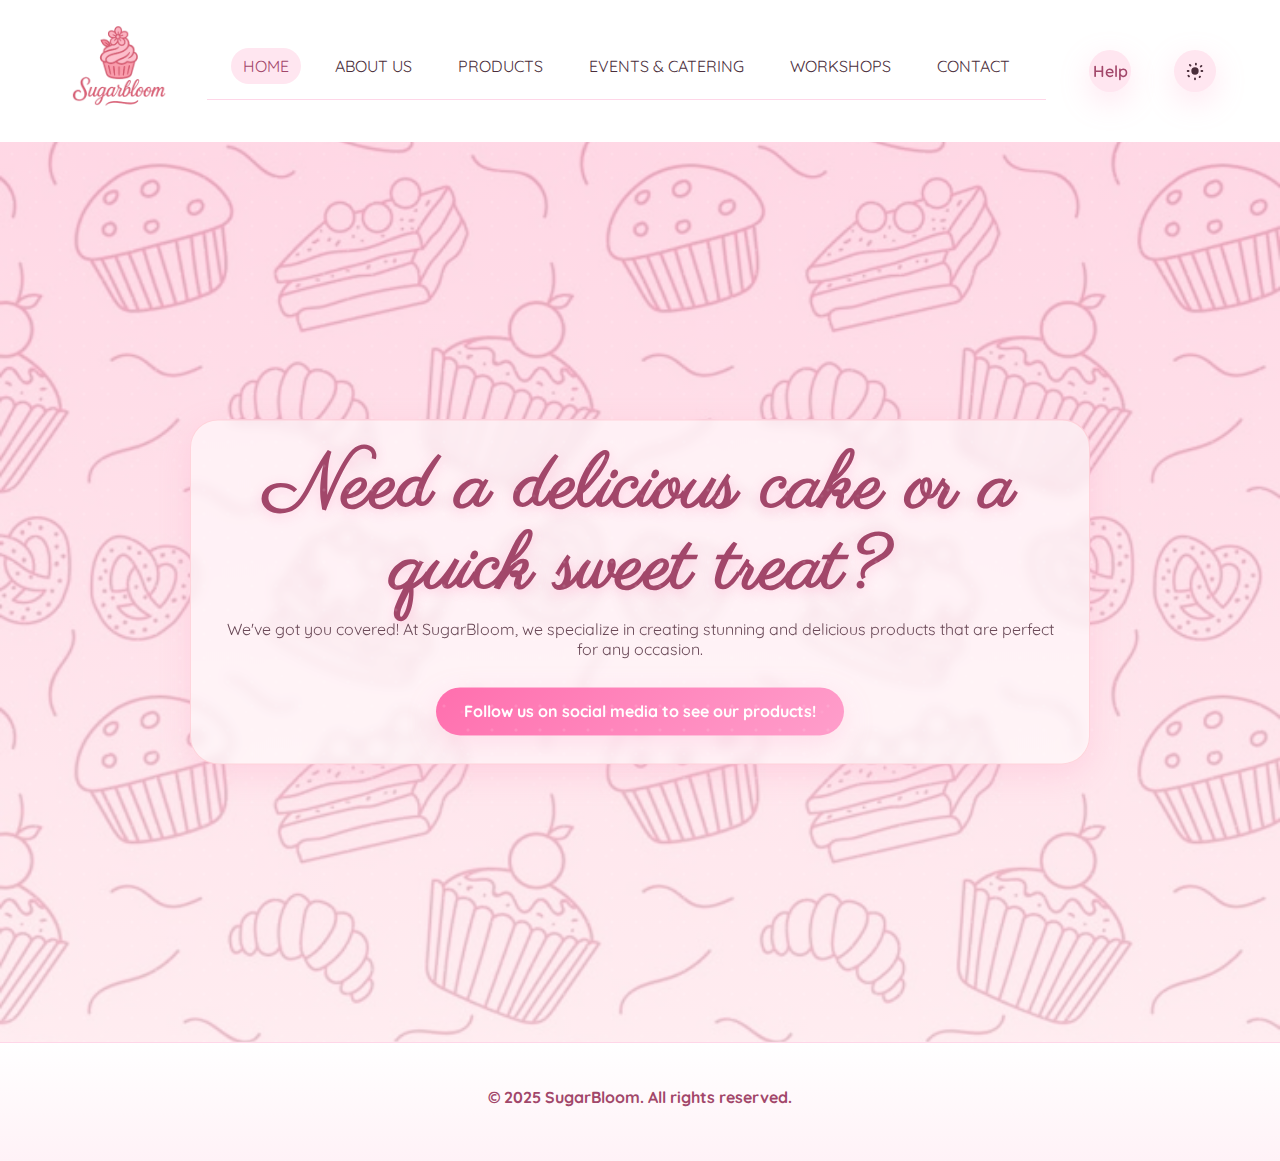
<file: index.html>
<!DOCTYPE html>
<html>

<head>
    <meta charset="UTF-8">
    <script async src="https://www.googletagmanager.com/gtag/js?id=G-2LC9HPKZ08"></script>
    <script>
        window.dataLayer = window.dataLayer || [];
        function gtag() { dataLayer.push(arguments); }
        gtag('js', new Date());

        gtag('config', 'G-2LC9HPKZ08');
    </script>
    <meta http-equiv="X-UA-Compatible" content="IE=edge">
    <meta name="viewport" content="width=device-width, initial-scale=1.0">
    <link rel="stylesheet" href="style.css">
    <link rel="preconnect" href="https://fonts.googleapis.com">
    <link rel="preconnect" href="https://fonts.gstatic.com" crossorigin>
    <link href="https://fonts.googleapis.com/css2?family=PT+Sans+Narrow:wght@400;700&display=swap" rel="stylesheet">
    <link rel="stylesheet" href="https://cdnjs.cloudflare.com/ajax/libs/font-awesome/6.3.0/css/all.min.css">
    <title>SugarBloom — Home</title>

    <style>
        .nav-action {
            all: unset;
            display: flex;
            align-items: center;
            justify-content: center;
            text-decoration: none;
            font-weight: 600;
            cursor: pointer;
            z-index: 1001;
            background: var(--color-pink-200, #ffe6f0);
            box-shadow: var(--color-shadow, 0 8px 18px rgba(255, 110, 174, .25));
            color: var(--color-rose-700, #a2476a);
            border-radius: 999px;
            margin-left: 10px;
            transition: background .25s ease, box-shadow .25s ease, transform .15s ease;
        }

        .help-button {
            width: 42px;
            height: 42px;
            padding: 0;
        }

        .nav-action:hover {
            transform: translateY(-1px);
        }

        .nav-action svg {
            width: 22px;
            height: 22px;
            color: inherit;
        }


        .theme-toggle {
            all: unset;
            display: grid;
            place-items: center;
            width: 42px;
            height: 42px;
            border-radius: 50%;
            cursor: pointer;
            z-index: 1001;
            background: var(--color-pink-200, #ffe6f0);
            box-shadow: var(--color-shadow, 0 8px 18px rgba(255, 110, 174, .25));
            transition: background .25s ease, box-shadow .25s ease, transform .15s ease;
            margin-left: 10px;
        }

        .theme-toggle:hover {
            transform: translateY(-1px);
        }

        .theme-toggle svg {
            width: 22px;
            height: 22px;
            color: var(--color-rose-700, #a2476a);
        }

        html[data-theme='light'] #iconMoon {
            display: none;
        }

        html[data-theme='light'] #iconSun {
            display: block;
        }

        html[data-theme='dark'] #iconMoon {
            display: block;
        }

        html[data-theme='dark'] #iconSun {
            display: none;
        }

        #scrollButton {
            position: fixed;
            bottom: 20px;
            right: 20px;
            width: 48px;
            height: 48px;
            display: flex;
            align-items: center;
            justify-content: center;
            border-radius: 50%;
            cursor: pointer;
            z-index: 999;
            background: var(--color-pink-600, #ff6fae);
            color: var(--color-white, #ffffff);
            border: none;
            box-shadow: 0 4px 15px rgba(255, 110, 174, 0.4);
            transition: opacity 0.3s, transform 0.3s, background 0.3s;
            opacity: 0;
            visibility: hidden;
        }

        #scrollButton.visible {
            opacity: 1;
            visibility: visible;
        }

        #scrollButton:hover {
            transform: scale(1.05);
            background: var(--color-pink-500, #ff9ecb);
        }

        #scrollButton svg {
            width: 24px;
            height: 24px;
        }
    </style>
</head>

<body>
    <header class="site-nav">
        <div class="nav-inner">

            <a href="index.html" class="brand">
                <img src="img/logo-removebg.png" alt="SugarBloom logo" width="110" height="auto">
            </a>

            <button class="menu-toggle" aria-label="Toggle menu" aria-expanded="false">
                <svg width="22" height="22" viewBox="0 0 24 24" aria-hidden="true">
                    <rect x="3" y="6" width="18" height="2" rx="1" fill="currentColor" />
                    <rect x="3" y="11" width="18" height="2" rx="1" fill="currentColor" />
                    <rect x="3" y="16" width="18" height="2" rx="1" fill="currentColor" />
                </svg>
            </button>

            <nav class="nav-links" id="navLinks">
                <ul>
                    <li><a href="index.html" class="active">HOME</a></li>
                    <li><a href="about-us.html">ABOUT US</a></li>
                    <li><a href="products.html">PRODUCTS</a></li>
                    <li><a href="events.html">EVENTS &amp; CATERING</a></li>
                    <li><a href="workshops.html">WORKSHOPS</a></li>
                    <li><a href="contact.html">CONTACT</a></li>
                </ul>
            </nav>
            <a href="contact.html" class="nav-action help-button" aria-label="Go to Contact for Help">Help</a>

            <button id="themeToggle" class="nav-action theme-toggle" aria-label="Toggle light/dark theme">
                <svg id="iconSun" viewBox="0 0 24 24" aria-hidden="true">
                    <path fill="currentColor"
                        d="M12 4a1 1 0 0 1 1-1h0a1 1 0 0 1 1 1v1a1 1 0 1 1-2 0V4zm0 16a1 1 0 0 1 1 1h0a1 1 0 0 1-1 1 1 1 0 0 1-1-1v-1a1 1 0 1 1 2 0v1zM4 13a1 1 0 1 1 0-2H5a1 1 0 1 1 0 2H4zm15 0a1 1 0 1 1 0-2h1a1 1 0 1 1 0 2h-1zM5.6 6.0a1 1 0 0 1 1.4-1.4l.7.7A1 1 0 1 1 6.3 6.7l-.7-.7zm11.3 11.3a1 1 0 0 1 1.4 1.4l-.7.7a1 1 0 0 1-1.4-1.4l.7-.7zM6.3 17.3a1 1 0 0 1-1.4 1.4l-.7-.7a1 1 0 1 1 1.4-1.4l.7.7zm12.1-11.7a1 1 0 0 1 1.4 1.4l-.7.7a1 1 0 1 1-1.4-1.4l.7-.7zM12 8a4 4 0 1 1 0 8 4 4 0 0 1 0-8z" />
                </svg>
                <svg id="iconMoon" viewBox="0 0 24 24" aria-hidden="true">
                    <path fill="currentColor"
                        d="M10.85 3.3a.75.75 0 0 0-.71.55c-.24 1.25-.36 2.5-.32 3.75s.18 2.5.49 3.74c.3 1.25.75 2.45 1.34 3.61.6 1.15 1.33 2.22 2.19 3.19a.75.75 0 0 0 1.26-.6c.22-1.25.33-2.5.28-3.75-.06-1.25-.26-2.5-.58-3.74-.31-1.25-.76-2.45-1.34-3.61-.6-1.15-1.33-2.22-2.18-3.19a.75.75 0 0 0-.55-.37zM12 2a10 10 0 1 0 10 10c0-5.52-4.48-10-10-10z" />
                </svg>
            </button>
        </div>
    </header>

    <section class="header">
        <div class="text-box">
            <h1>Need a delicious cake or a quick sweet treat?</h1>
            <p>
                We've got you covered! At SugarBloom, we specialize in
                creating stunning and delicious products that are perfect
                for any occasion.
            </p>
            <a href class="button">Follow us on social media to see our
                products!</a>
        </div>
    </section>
    <footer class="footer">
        <h4>© 2025 SugarBloom. All rights reserved.</h4>
    </footer>

    <button id="scrollButton" aria-label="Scroll to Top">
        <svg id="scrollIcon" viewBox="0 0 24 24" fill="currentColor">
            <path d="M12 4l-8 8h6v8h4v-8h6z" transform="rotate(180 12 12)" />
        </svg>
    </button>

    <script>
        function updateThemeUI(theme) {
            const toggle = document.getElementById('themeToggle');
            if (toggle) {
                const targetTheme = theme === 'light' ? 'dark' : 'light';
                toggle.setAttribute('aria-label', `Toggle to ${targetTheme} theme`);
            }
        }

        const scrollButton = document.getElementById('scrollButton');
        const scrollIconPath = scrollButton.querySelector('path');
        const topThreshold = 50;
        let isAtBottom = false;

        function checkScrollPosition() {
            const scrollY = window.scrollY;
            const viewportHeight = window.innerHeight;
            const contentHeight = document.documentElement.scrollHeight;

            const showButton = scrollY > topThreshold;
            scrollButton.classList.toggle('visible', showButton);

            isAtBottom = (scrollY + viewportHeight) >= (contentHeight - topThreshold);

            if (isAtBottom) {
                scrollIconPath.setAttribute('transform', 'rotate(0 12 12)');
                scrollButton.setAttribute('aria-label', 'Scroll to Top');
            } else {
                scrollIconPath.setAttribute('transform', 'rotate(180 12 12)');
                scrollButton.setAttribute('aria-label', 'Scroll to Bottom');
            }
        }

        function handleScrollButtonClick() {
            if (isAtBottom) {
                window.scrollTo({ top: 0, behavior: 'smooth' });
            } else {
                window.scrollTo({ top: document.body.scrollHeight, behavior: 'smooth' });
            }
        }

        window.addEventListener('scroll', checkScrollPosition);
        scrollButton.addEventListener('click', handleScrollButtonClick);
        window.addEventListener('load', checkScrollPosition);

        const btn = document.querySelector('.menu-toggle');
        const drawer = document.getElementById('navLinks');
        if (btn && drawer) {
            btn.addEventListener('click', () => {
                document.body.classList.toggle('nav-open');
                btn.setAttribute('aria-expanded', document.body.classList.contains('nav-open'));
            });
            drawer.addEventListener('click', e => {
                if (e.target.tagName === 'A') {
                    document.body.classList.remove('nav-open');
                    btn.setAttribute('aria-expanded', 'false');
                }
            });
        }

        const prefersDark = window.matchMedia && window.matchMedia('(prefers-color-scheme: dark)').matches;
        const savedTheme = localStorage.getItem('sb-theme');
        let initialTheme;

        if (savedTheme) {
            initialTheme = savedTheme;
        } else {
            initialTheme = prefersDark ? 'dark' : 'light';
        }

        document.documentElement.dataset.theme = initialTheme;
        updateThemeUI(initialTheme);

        const toggle = document.getElementById('themeToggle');
        if (toggle) {
            toggle.addEventListener('click', () => {
                const currentTheme = document.documentElement.dataset.theme;
                const next = (currentTheme === 'dark') ? 'light' : 'dark';
                document.documentElement.dataset.theme = next;
                localStorage.setItem('sb-theme', next);
                updateThemeUI(next);
            });
        }

        if (!savedTheme && window.matchMedia) {
            window.matchMedia('(prefers-color-scheme: dark)').addEventListener('change', e => {
                document.documentElement.dataset.theme = e.matches ? 'dark' : 'light';
                updateThemeUI(e.matches ? 'dark' : 'light');
            });
        }
    </script>

</body>

</html>
</file>
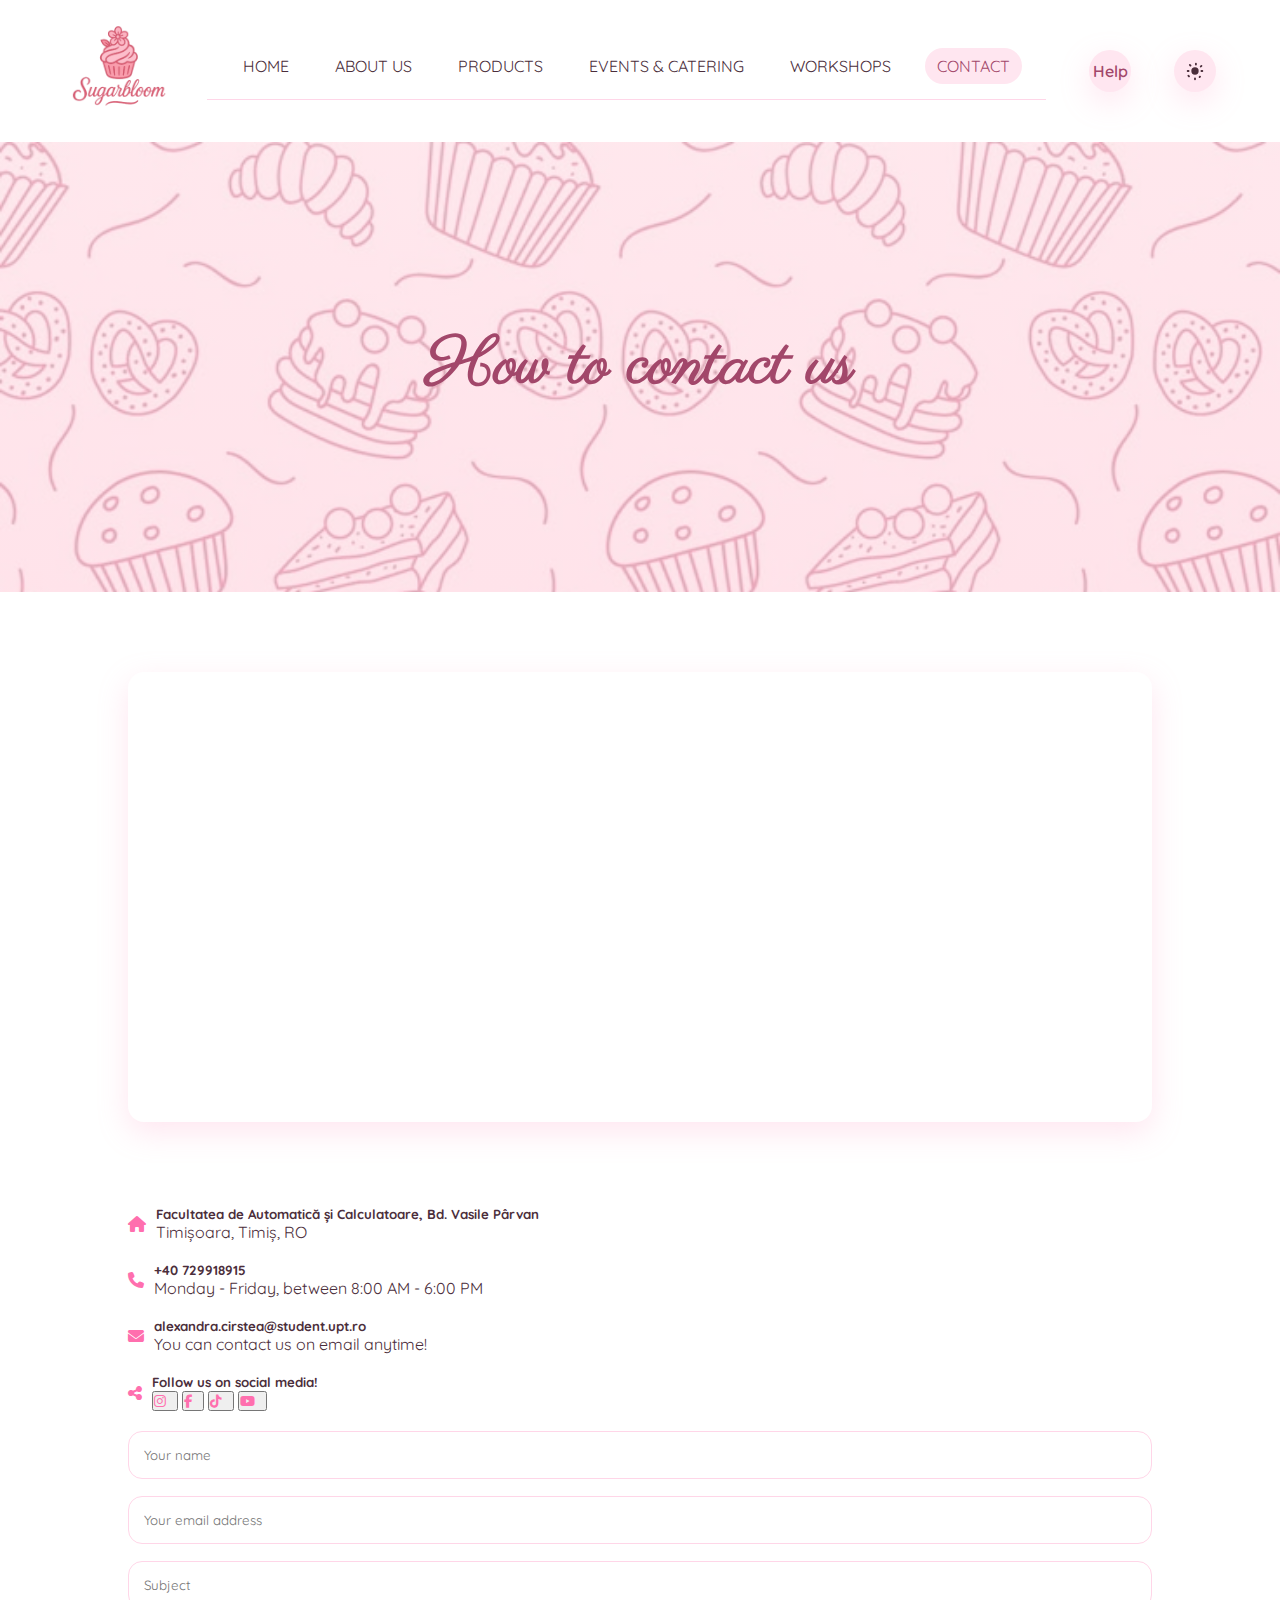
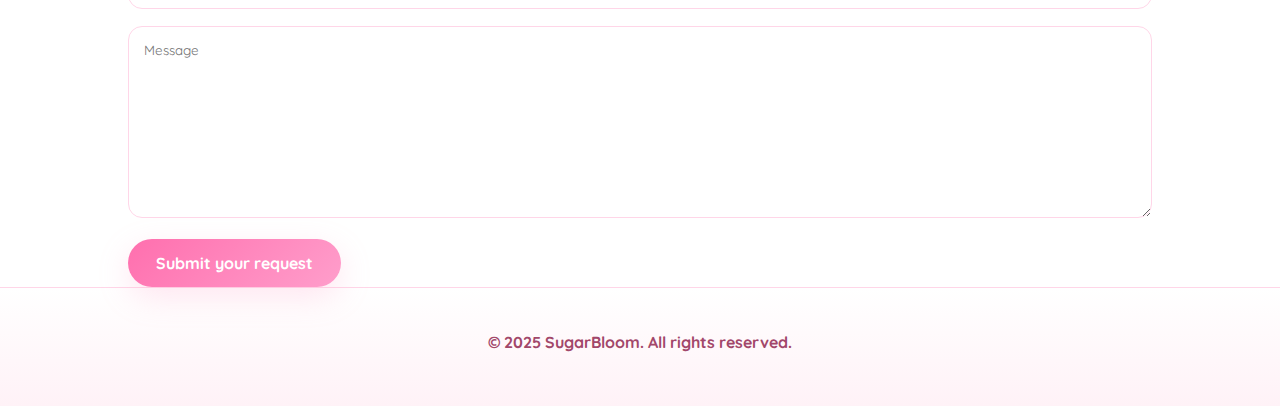
<file: contact.html>
<!DOCTYPE html>
<html>

<head>
    <meta charset="UTF-8">
    <meta http-equiv="X-UA-Compatible" content="IE=edge">
    <meta name="viewport" content="width=device-width, initial-scale=1.0">
    <link rel="stylesheet" href="style.css">
    <link rel="preconnect" href="https://fonts.googleapis.com">
    <link rel="preconnect" href="https://fonts.gstatic.com" crossorigin>
    <link href="https://fonts.googleapis.com/css2?family=PT+Sans+Narrow:wght@400;700&display=swap" rel="stylesheet">
    <link rel="stylesheet" href="https://cdnjs.cloudflare.com/ajax/libs/font-awesome/6.3.0/css/all.min.css">
    <title>SugarBloom — Contact</title>

    <link rel="stylesheet" href="style.css">
</head>

<body>
    <div id="successNotification" class="notification" aria-live="assertive" aria-atomic="true">
        Message sent successfully!
    </div>
    <header class="site-nav">
        <div class="nav-inner">
            <a href="index.html" class="brand">
                <img src="img/logo-removebg.png" alt="SugarBloom logo" width="110" style="height:auto;">
            </a>

            <button class="menu-toggle" aria-label="Toggle menu" aria-expanded="false">
                <svg width="22" height="22" viewBox="0 0 24 24" aria-hidden="true">
                    <rect x="3" y="6" width="18" height="2" rx="1" fill="currentColor" />
                    <rect x="3" y="11" width="18" height="2" rx="1" fill="currentColor" />
                    <rect x="3" y="16" width="18" height="2" rx="1" fill="currentColor" />
                </svg>
            </button>

            <nav class="nav-links" id="navLinks">
                <ul>
                    <li><a href="index.html">HOME</a></li>
                    <li><a href="about-us.html">ABOUT US</a></li>
                    <li><a href="products.html">PRODUCTS</a></li>
                    <li><a href="events.html">EVENTS &amp; CATERING</a></li>
                    <li><a href="workshops.html">WORKSHOPS</a></li>
                    <li><a href="contact.html" class="active">CONTACT</a></li>
                </ul>
            </nav>
            <a href="contact.html" class="nav-action help-button" aria-label="Go to Contact for Help">Help</a>

            <button id="themeToggle" class="theme-toggle" aria-label="Toggle light/dark theme">
                <svg id="iconSun" viewBox="0 0 24 24" aria-hidden="true">
                    <path fill="currentColor"
                        d="M12 4a1 1 0 0 1 1-1h0a1 1 0 0 1 1 1v1a1 1 0 1 1-2 0V4zm0 16a1 1 0 0 1 1 1h0a1 1 0 0 1-1 1 1 1 0 0 1-1-1v-1a1 1 0 1 1 2 0v1zM4 13a1 1 0 1 1 0-2H5a1 1 0 1 1 0 2H4zm15 0a1 1 0 1 1 0-2h1a1 1 0 1 1 0 2h-1zM5.6 6.0a1 1 0 0 1 1.4-1.4l.7.7A1 1 0 1 1 6.3 6.7l-.7-.7zm11.3 11.3a1 1 0 0 1 1.4 1.4l-.7.7a1 1 0 0 1-1.4-1.4l.7-.7zM6.3 17.3a1 1 0 0 1-1.4 1.4l-.7-.7a1 1 0 1 1 1.4-1.4l.7.7zm12.1-11.7a1 1 0 0 1 1.4 1.4l-.7.7a1 1 0 1 1-1.4-1.4l.7-.7zM12 8a4 4 0 1 1 0 8 4 4 0 0 1 0-8z" />
                </svg>
                <svg id="iconMoon" viewBox="0 0 24 24" aria-hidden="true">
                    <path fill="currentColor"
                        d="M10.85 3.3a.75.75 0 0 0-.71.55c-.24 1.25-.36 2.5-.32 3.75s.18 2.5.49 3.74c.3 1.25.75 2.45 1.34 3.61.6 1.15 1.33 2.22 2.19 3.19a.75.75 0 0 0 1.26-.6c.22-1.25.33-2.5.28-3.75-.06-1.25-.26-2.5-.58-3.74-.31-1.25-.76-2.45-1.34-3.61-.6-1.15-1.33-2.22-2.18-3.19a.75.75 0 0 0-.55-.37zM12 2a10 10 0 1 0 10 10c0-5.52-4.48-10-10-10z" />
                </svg>
            </button>
        </div>
    </header>
    <section class="sub-header">
        <h1>How to contact us</h1>
    </section>
    <section class="location">
        <iframe
            src="https://www.google.com/maps/embed?pb=!1m18!1m12!1m3!1d2784.1830249788663!2d21.226228099999997!3d45.74747660000001!2m3!1f0!2f0!3f0!3m2!1i1024!2i768!4f13.1!3m3!1m2!1s0x47455d831ccc8ff7%3A0x255d397f5edeea71!2sFaculty%20of%20Automation%20%26%20Computer%20Science!5e0!3m2!1sen!2sro!4v1715529218559!5m2!1sen!2sro"
            width="600" height="450" style="border:0;" allowfullscreen loading="lazy"
            referrerpolicy="no-referrer-when-downgrade"></iframe>

    </section>
    <section class="contacteaza">
        <div class="column">
            <div class="info">
                <i class="fa-solid fa-house"></i>
                <div>
                    <h5>Facultatea de Automatică și Calculatoare, Bd. Vasile
                        Pârvan</h5>
                    <p>Timișoara, Timiș, RO</p>
                </div>
            </div>
            <div class="info">
                <i class="fa-solid fa-phone"></i>
                <div>
                    <h5>+40 729918915</h5>
                    <p>Monday - Friday, between 8:00 AM - 6:00 PM</p>
                </div>
            </div>
            <div class="info">
                <i class="fa-solid fa-envelope"></i>
                <div>
                    <h5>alexandra.cirstea@student.upt.ro</h5>
                    <p>You can contact us on email anytime!</p>
                </div>
            </div>
            <div class="info">
                <i class="fa-solid fa-share-nodes"></i>
                <div>
                    <h5>Follow us on social media!</h5>
                    <div class="social-buttons" aria-label="Social buttons (no links)">
                        <button class="social-btn ig" type="button" aria-label="Instagram">
                            <i class="fa-brands fa-instagram"></i>
                        </button>
                        <button class="social-btn fb" type="button" aria-label="Facebook">
                            <i class="fa-brands fa-facebook-f"></i>
                        </button>
                        <button class="social-btn tt" type="button" aria-label="TikTok">
                            <i class="fa-brands fa-tiktok"></i>
                        </button>
                        <button class="social-btn yt" type="button" aria-label="YouTube">
                            <i class="fa-brands fa-youtube"></i>
                        </button>
                    </div>
                </div>
            </div>

        </div>
        <div class="column">

            <form action="form-handler.php" method="post" onsubmit="return validateForm()">
                <input type="text" id="name" name="name" placeholder="Your name" required>
                <input type="email" id="email" name="email" placeholder="Your email address" required>
                <input type="text" id="subject" name="subject" placeholder="Subject" required>
                <textarea rows="10" id="mesaj" name="mesaj" placeholder="Message" required></textarea>
                <button type="submit" class="button">Submit your
                    request</button>

            </form>
        </div>
    </section>
    <footer class="footer">
        <h4>© 2025 SugarBloom. All rights reserved.</h4>
    </footer>

    <script>
        function validateForm() {
            var nameInput = document.getElementById('name');
            var emailInput = document.getElementById('email');
            var subjectInput = document.getElementById('subject');
            var messageInput = document.getElementById('mesaj');

            var name = nameInput.value.trim();
            var namePattern = /^[A-Za-z\s]{3,}$/;
            if (name === '' || !namePattern.test(name)) {
                console.error('Validation Error: Please enter a valid name (at least 3 letters).');
                return false;
            }

            var email = emailInput.value.trim();
            var emailPattern = /^[^\s@]+@[^\s@]+\.[^\s@]+$/;
            if (!emailPattern.test(email)) {
                console.error('Validation Error: Please enter a valid email address.');
                return false;
            }

            var subject = subjectInput.value.trim();
            if (subject === '') {
                console.error('Validation Error: Please enter a subject.');
                return false;
            }

            var message = messageInput.value.trim();
            if (message === '') {
                console.error('Validation Error: Please enter a message.');
                return false;
            }

            return true;
        }

        const btn = document.querySelector('.menu-toggle');
        const drawer = document.getElementById('navLinks');
        if (btn && drawer) {
            btn.addEventListener('click', () => {
                document.body.classList.toggle('nav-open');
                btn.setAttribute('aria-expanded', document.body.classList.contains('nav-open'));
            });
            drawer.addEventListener('click', e => {
                if (e.target.tagName === 'A') {
                    document.body.classList.remove('nav-open');
                    btn.setAttribute('aria-expanded', 'false');
                }
            });
        }
    </script>

    <script>
        function updateThemeUI(theme) {
            const toggle = document.getElementById('themeToggle');
            if (toggle) {
                const targetTheme = theme === 'light' ? 'dark' : 'light';
                toggle.setAttribute('aria-label', `Toggle to ${targetTheme} theme`);
            }
        }

        const prefersDark = window.matchMedia && window.matchMedia('(prefers-color-scheme: dark)').matches;
        const savedTheme = localStorage.getItem('sb-theme');
        let initialTheme;

        if (savedTheme) {
            initialTheme = savedTheme;
        } else {
            initialTheme = prefersDark ? 'dark' : 'light';
        }

        document.documentElement.dataset.theme = initialTheme;
        updateThemeUI(initialTheme);

        const toggle = document.getElementById('themeToggle');
        if (toggle) {
            toggle.addEventListener('click', () => {
                const currentTheme = document.documentElement.dataset.theme;
                const next = (currentTheme === 'dark') ? 'light' : 'dark';
                document.documentElement.dataset.theme = next;
                localStorage.setItem('sb-theme', next);
                updateThemeUI(next);
            });
        }

        if (!savedTheme && window.matchMedia) {
            window.matchMedia('(prefers-color-scheme: dark)').addEventListener('change', e => {
                document.documentElement.dataset.theme = e.matches ? 'dark' : 'light';
                updateThemeUI(e.matches ? 'dark' : 'light');
            });
        }
    </script>

    <button id="scrollButton" aria-label="Scroll to Top">
        <svg id="scrollIcon" viewBox="0 0 24 24" fill="currentColor" aria-hidden="true">
            <path d="M12 4l-8 8h6v8h4v-8h6z" transform="rotate(180 12 12)" />
        </svg>
    </button>

    <script>
        (function () {
            const scrollButton = document.getElementById('scrollButton');
            if (!scrollButton) return;

            const iconPath = scrollButton.querySelector('path');
            const topThreshold = 50;
            let isAtBottom = false;

            function checkScrollPosition() {
                const scrollY = window.scrollY || document.documentElement.scrollTop || 0;
                const viewportHeight = window.innerHeight || document.documentElement.clientHeight;
                const contentHeight = document.documentElement.scrollHeight;

                const showButton = scrollY > topThreshold;
                scrollButton.classList.toggle('visible', showButton);

                isAtBottom = (scrollY + viewportHeight) >= (contentHeight - topThreshold);

                if (isAtBottom) {
                    iconPath.setAttribute('transform', 'rotate(0 12 12)');
                    scrollButton.setAttribute('aria-label', 'Scroll to Top');
                } else {
                    iconPath.setAttribute('transform', 'rotate(180 12 12)');
                    scrollButton.setAttribute('aria-label', 'Scroll to Bottom');
                }
            }

            function handleScrollButtonClick() {
                if (isAtBottom) {
                    window.scrollTo({ top: 0, behavior: 'smooth' });
                } else {
                    window.scrollTo({ top: document.body.scrollHeight, behavior: 'smooth' });
                }
            }

            window.addEventListener('scroll', checkScrollPosition, { passive: true });
            scrollButton.addEventListener('click', handleScrollButtonClick);

            window.addEventListener('load', checkScrollPosition);
        })();
    </script>

</body>

</html>
</file>
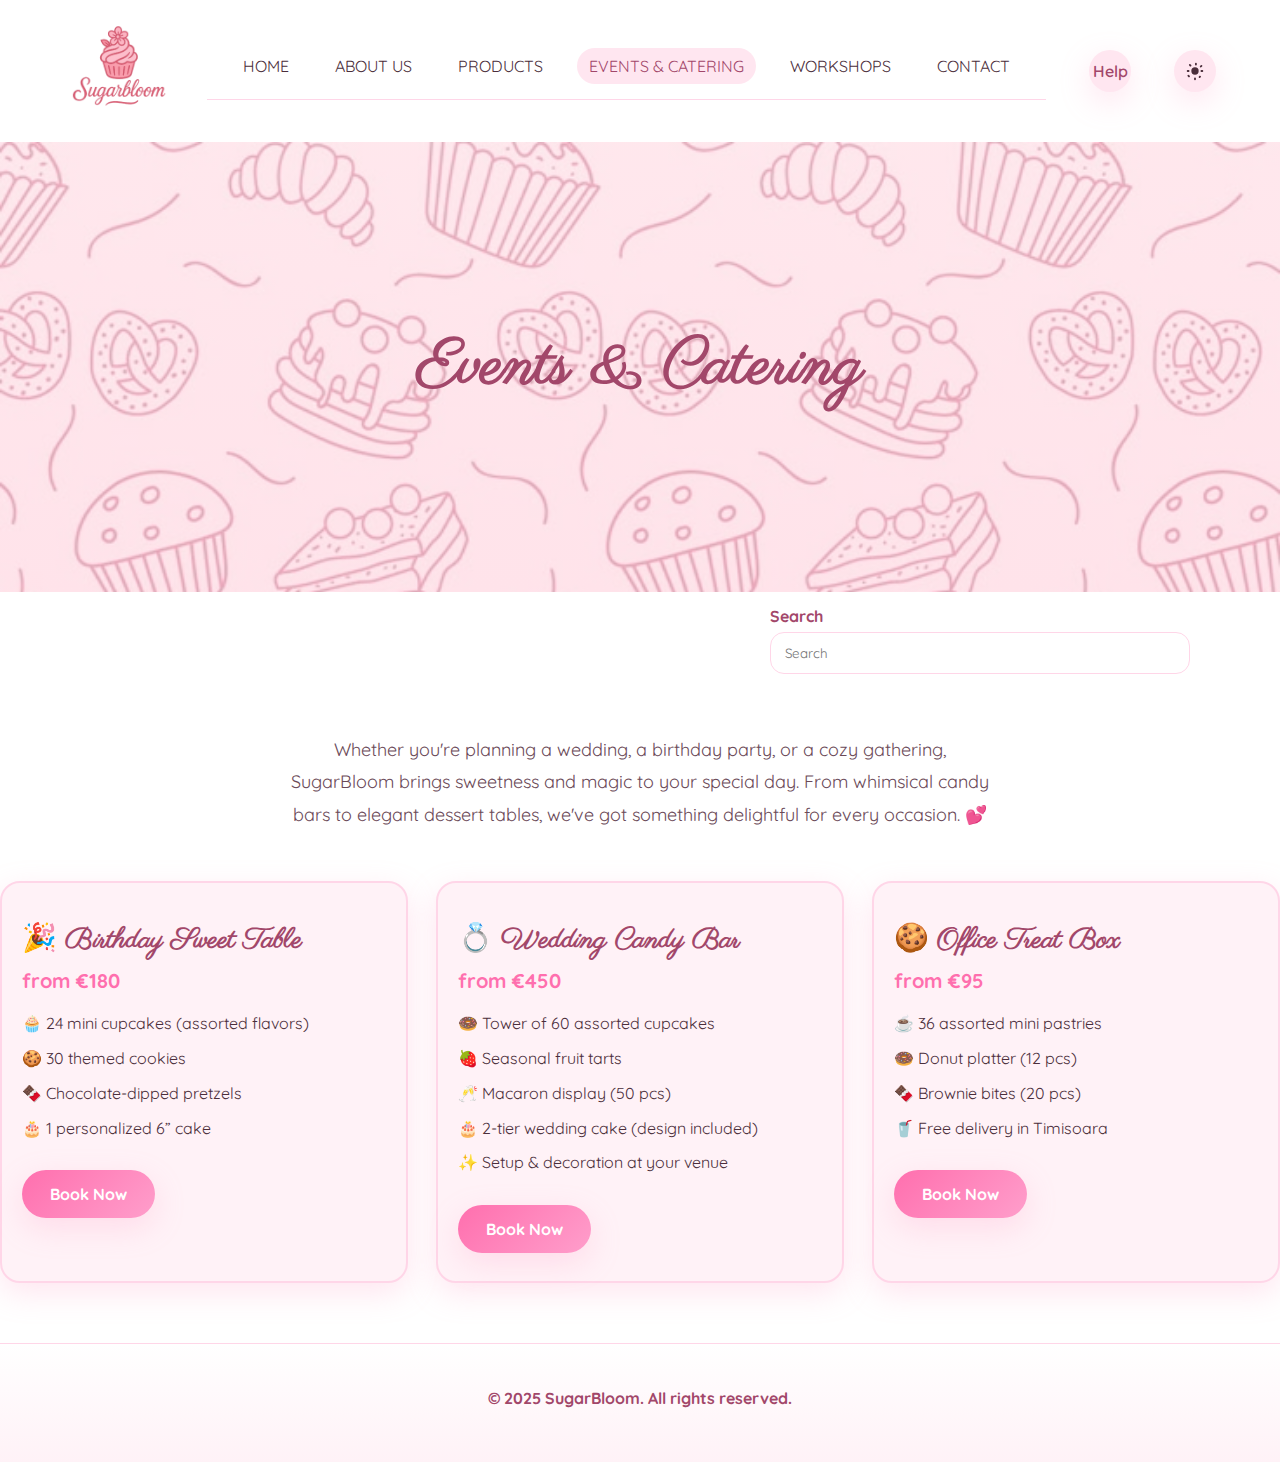
<file: events.html>
<!DOCTYPE html>
<html lang="en">

<head>
    <meta charset="UTF-8">
    <meta name="viewport" content="width=device-width, initial-scale=1.0">
    <title>SugarBloom — Events & Catering</title>
    <link rel="stylesheet" href="style.css">

    <link rel="stylesheet" href="style.css">
</head>

<body>
    <header class="site-nav">
        <div class="nav-inner">

            <a href="index.html" class="brand">
                <img src="img/logo-removebg.png" alt="SugarBloom logo" width="110" height="auto">
            </a>

            <button class="menu-toggle" aria-label="Toggle menu" aria-expanded="false">
                <svg width="22" height="22" viewBox="0 0 24 24" aria-hidden="true">
                    <rect x="3" y="6" width="18" height="2" rx="1" fill="currentColor" />
                    <rect x="3" y="11" width="18" height="2" rx="1" fill="currentColor" />
                    <rect x="3" y="16" width="18" height="2" rx="1" fill="currentColor" />
                </svg>
            </button>

            <nav class="nav-links" id="navLinks">
                <ul>
                    <li><a href="index.html">HOME</a></li>
                    <li><a href="about-us.html">ABOUT US</a></li>
                    <li><a href="products.html">PRODUCTS</a></li>
                    <li><a href="events.html" class="active">EVENTS &amp; CATERING</a></li>
                    <li><a href="workshops.html">WORKSHOPS</a></li>
                    <li><a href="contact.html">CONTACT</a></li>
                </ul>
            </nav>
            <a href="contact.html" class="nav-action help-button" aria-label="Go to Contact for Help">Help</a>

            <button id="themeToggle" class="nav-action theme-toggle" aria-label="Toggle light/dark theme">
                <svg id="iconSun" viewBox="0 0 24 24" aria-hidden="true">
                    <path fill="currentColor"
                        d="M12 4a1 1 0 0 1 1-1h0a1 1 0 0 1 1 1v1a1 1 0 1 1-2 0V4zm0 16a1 1 0 0 1 1 1h0a1 1 0 0 1-1 1 1 1 0 0 1-1-1v-1a1 1 0 1 1 2 0v1zM4 13a1 1 0 1 1 0-2H5a1 1 0 1 1 0 2H4zm15 0a1 1 0 1 1 0-2h1a1 1 0 1 1 0 2h-1zM5.6 6.0a1 1 0 0 1 1.4-1.4l.7.7A1 1 0 1 1 6.3 6.7l-.7-.7zm11.3 11.3a1 1 0 0 1 1.4 1.4l-.7.7a1 1 0 0 1-1.4-1.4l.7-.7zM6.3 17.3a1 1 0 0 1-1.4 1.4l-.7-.7a1 1 0 1 1 1.4-1.4l.7.7zm12.1-11.7a1 1 0 0 1 1.4 1.4l-.7.7a1 1 0 1 1-1.4-1.4l.7-.7zM12 8a4 4 0 1 1 0 8 4 4 0 0 1 0-8z" />
                </svg>
                <svg id="iconMoon" viewBox="0 0 24 24" aria-hidden="true">
                    <path fill="currentColor"
                        d="M10.85 3.3a.75.75 0 0 0-.71.55c-.24 1.25-.36 2.5-.32 3.75s.18 2.5.49 3.74c.3 1.25.75 2.45 1.34 3.61.6 1.15 1.33 2.22 2.19 3.19a.75.75 0 0 0 1.26-.6c.22-1.25.33-2.5.28-3.75-.06-1.25-.26-2.5-.58-3.74-.31-1.25-.76-2.45-1.34-3.61-.6-1.15-1.33-2.22-2.18-3.19a.75.75 0 0 0-.55-.37zM12 2a10 10 0 1 0 10 10c0-5.52-4.48-10-10-10z" />
                </svg>
            </button>
        </div>
    </header>
    <section class="sub-header">
        <h1>Events & Catering</h1>
    </section>
    <section class="search-wrap" aria-label="Search">
        <div class="search-box">
            <label for="search" class="search-label">Search</label>
            <input id="search" type="search" placeholder="Search" autocomplete="off">
            <ul id="search-results" class="search-results" hidden></ul>
        </div>
    </section>

    <ul id="items" hidden>
        <li class="item" data-url="events.html#birthday" data-keywords="birthday sweet table">Birthday Sweet Table</li>
        <li class="item" data-url="events.html#wedding" data-keywords="wedding candy bar">Wedding Candy Bar</li>
        <li class="item" data-url="events.html#office" data-keywords="office treat box">Office Treat Box</li>

        <li class="item" data-url="products.html#weddingcake" data-keywords="wedding cake">Wedding Cake</li>
        <li class="item" data-url="products.html#occasioncake" data-keywords="occasion cake">Occasion Cake</li>
        <li class="item" data-url="products.html#sweetreats" data-keywords="sweet treats">Sweet Treats</li>

        <li class="item" data-url="workshops.html#cupcake" data-keywords="cupcake vanilie glazura">Cupcake Decorating
            101
        </li>
        <li class="item" data-url="workshops.html#flowers" data-keywords="flori buttercream">Buttercream Flowers</li>
        <li class="item" data-url="workshops.html#cookie" data-keywords="cookie art royal icing">Whimsical Cookie Art
        </li>
    </ul>

    <section class="events container">
        <p class="intro">
            Whether you're planning a wedding, a birthday party, or a cozy
            gathering, SugarBloom brings sweetness and magic to your special day.
            From whimsical candy bars to elegant dessert tables, we've got something
            delightful for every occasion. 💕
        </p>

        <div class="offers">
            <div class="offer-card">
                <h2>🎉 Birthday Sweet Table</h2>
                <p class="price">from €180</p>
                <ul>
                    <li>🧁 24 mini cupcakes (assorted flavors)</li>
                    <li>🍪 30 themed cookies</li>
                    <li>🍫 Chocolate-dipped pretzels</li>
                    <li>🎂 1 personalized 6” cake</li>
                </ul>
                <a href="contact.html" class="button">Book Now</a>
            </div>

            <div class="offer-card">
                <h2>💍 Wedding Candy Bar</h2>
                <p class="price">from €450</p>
                <ul>
                    <li>🍩 Tower of 60 assorted cupcakes</li>
                    <li>🍓 Seasonal fruit tarts</li>
                    <li>🥂 Macaron display (50 pcs)</li>
                    <li>🎂 2-tier wedding cake (design included)</li>
                    <li>✨ Setup & decoration at your venue</li>
                </ul>
                <a href="contact.html" class="button">Book Now</a>
            </div>

            <div class="offer-card">
                <h2>🍪 Office Treat Box</h2>
                <p class="price">from €95</p>
                <ul>
                    <li>☕ 36 assorted mini pastries</li>
                    <li>🍩 Donut platter (12 pcs)</li>
                    <li>🍫 Brownie bites (20 pcs)</li>
                    <li>🥤 Free delivery in Timisoara</li>
                </ul>
                <a href="contact.html" class="button">Book Now</a>
            </div>
        </div>
    </section>

    <footer class="footer">
        <h4>© 2025 SugarBloom. All rights reserved.</h4>
    </footer>

    <button id="scrollButton" aria-label="Scroll to Top">
        <svg id="scrollIcon" viewBox="0 0 24 24" fill="currentColor">
            <path d="M12 4l-8 8h6v8h4v-8h6z" transform="rotate(180 12 12)" />
        </svg>
    </button>

    <script>
        function updateThemeUI(theme) {
            const toggle = document.getElementById('themeToggle');
            if (toggle) {
                const targetTheme = theme === 'light' ? 'dark' : 'light';
                toggle.setAttribute('aria-label', `Toggle to ${targetTheme} theme`);
            }
        }

        const scrollButton = document.getElementById('scrollButton');
        const scrollIconPath = scrollButton.querySelector('path');
        const topThreshold = 50;
        let isAtBottom = false;

        function checkScrollPosition() {
            const scrollY = window.scrollY;
            const viewportHeight = window.innerHeight;
            const contentHeight = document.documentElement.scrollHeight;

            const showButton = scrollY > topThreshold;
            scrollButton.classList.toggle('visible', showButton);

            isAtBottom = (scrollY + viewportHeight) >= (contentHeight - topThreshold);

            if (isAtBottom) {
                scrollIconPath.setAttribute('transform', 'rotate(0 12 12)');
                scrollButton.setAttribute('aria-label', 'Scroll to Top');
            } else {
                scrollIconPath.setAttribute('transform', 'rotate(180 12 12)');
                scrollButton.setAttribute('aria-label', 'Scroll to Bottom');
            }
        }

        function handleScrollButtonClick() {
            if (isAtBottom) {
                window.scrollTo({ top: 0, behavior: 'smooth' });
            } else {
                window.scrollTo({ top: document.body.scrollHeight, behavior: 'smooth' });
            }
        }

        window.addEventListener('scroll', checkScrollPosition);
        scrollButton.addEventListener('click', handleScrollButtonClick);
        window.addEventListener('load', checkScrollPosition);

        const btn = document.querySelector('.menu-toggle');
        const drawer = document.getElementById('navLinks');
        if (btn && drawer) {
            btn.addEventListener('click', () => {
                document.body.classList.toggle('nav-open');
                btn.setAttribute('aria-expanded', document.body.classList.contains('nav-open'));
            });
            drawer.addEventListener('click', e => {
                if (e.target.tagName === 'A') {
                    document.body.classList.remove('nav-open');
                    btn.setAttribute('aria-expanded', 'false');
                }
            });
        }
    </script>

    <script>
        const DB = [...document.querySelectorAll('#items .item')].map(li => ({
            title: li.textContent.trim(),
            url: li.dataset.url || '#',
            hay: (li.textContent + ' ' + (li.dataset.keywords || '')).toLowerCase()
        }));

        const input = document.getElementById('search');
        const list = document.getElementById('search-results');

        let t;
        function debounce(fn, ms = 200) { clearTimeout(t); t = setTimeout(fn, ms); }

        if (input && list) {
            input.addEventListener('input', () => debounce(handleSearch, 200));
            input.addEventListener('focus', () => { if (input.value.trim().length >= 2) list.hidden = false; });
            document.addEventListener('click', (e) => {
                if (!e.target.closest('.search-box')) list.hidden = true;
            });
        }

        function handleSearch() {
            const q = input.value.trim().toLowerCase();
            if (q.length < 2) { list.hidden = true; list.innerHTML = ''; return; }

            const results = DB.filter(x => x.hay.includes(q)).slice(0, 10);

            list.innerHTML = results.length
                ? results.map(x => `<li><a href="${x.url}">${highlight(x.title, q)}</a></li>`).join('')
                : `<li><a href="javascript:void(0)" tabindex="-1" style="pointer-events:none;color:#8a6273">No results</a></li>`;

            list.hidden = false;
        }

        function highlight(text, term) {
            const re = new RegExp(`(${term.replace(/[.*+?^${}()|[\\]\\\\]/g, '\\\\$&')})`, 'ig');
            return text.replace(re, '<mark style="background:#ff9ecb52;border-radius:4px;">$1</mark>');
        }
    </script>

    <script>
        function updateThemeUI(theme) {
            const toggle = document.getElementById('themeToggle');
            if (toggle) {
                const targetTheme = theme === 'light' ? 'dark' : 'light';
                toggle.setAttribute('aria-label', `Toggle to ${targetTheme} theme`);
            }
        }

        const prefersDark = window.matchMedia && window.matchMedia('(prefers-color-scheme: dark)').matches;
        const savedTheme = localStorage.getItem('sb-theme');
        let initialTheme;

        if (savedTheme) {
            initialTheme = savedTheme;
        } else {
            initialTheme = prefersDark ? 'dark' : 'light';
        }

        document.documentElement.dataset.theme = initialTheme;
        updateThemeUI(initialTheme);

        const toggle = document.getElementById('themeToggle');
        if (toggle) {
            toggle.addEventListener('click', () => {
                const currentTheme = document.documentElement.dataset.theme;
                const next = (currentTheme === 'dark') ? 'light' : 'dark';
                document.documentElement.dataset.theme = next;
                localStorage.setItem('sb-theme', next);
                updateThemeUI(next);
            });
        }

        if (!savedTheme && window.matchMedia) {
            window.matchMedia('(prefers-color-scheme: dark)').addEventListener('change', e => {
                document.documentElement.dataset.theme = e.matches ? 'dark' : 'light';
                updateThemeUI(e.matches ? 'dark' : 'light');
            });
        }
    </script>

</body>

</html>
</file>
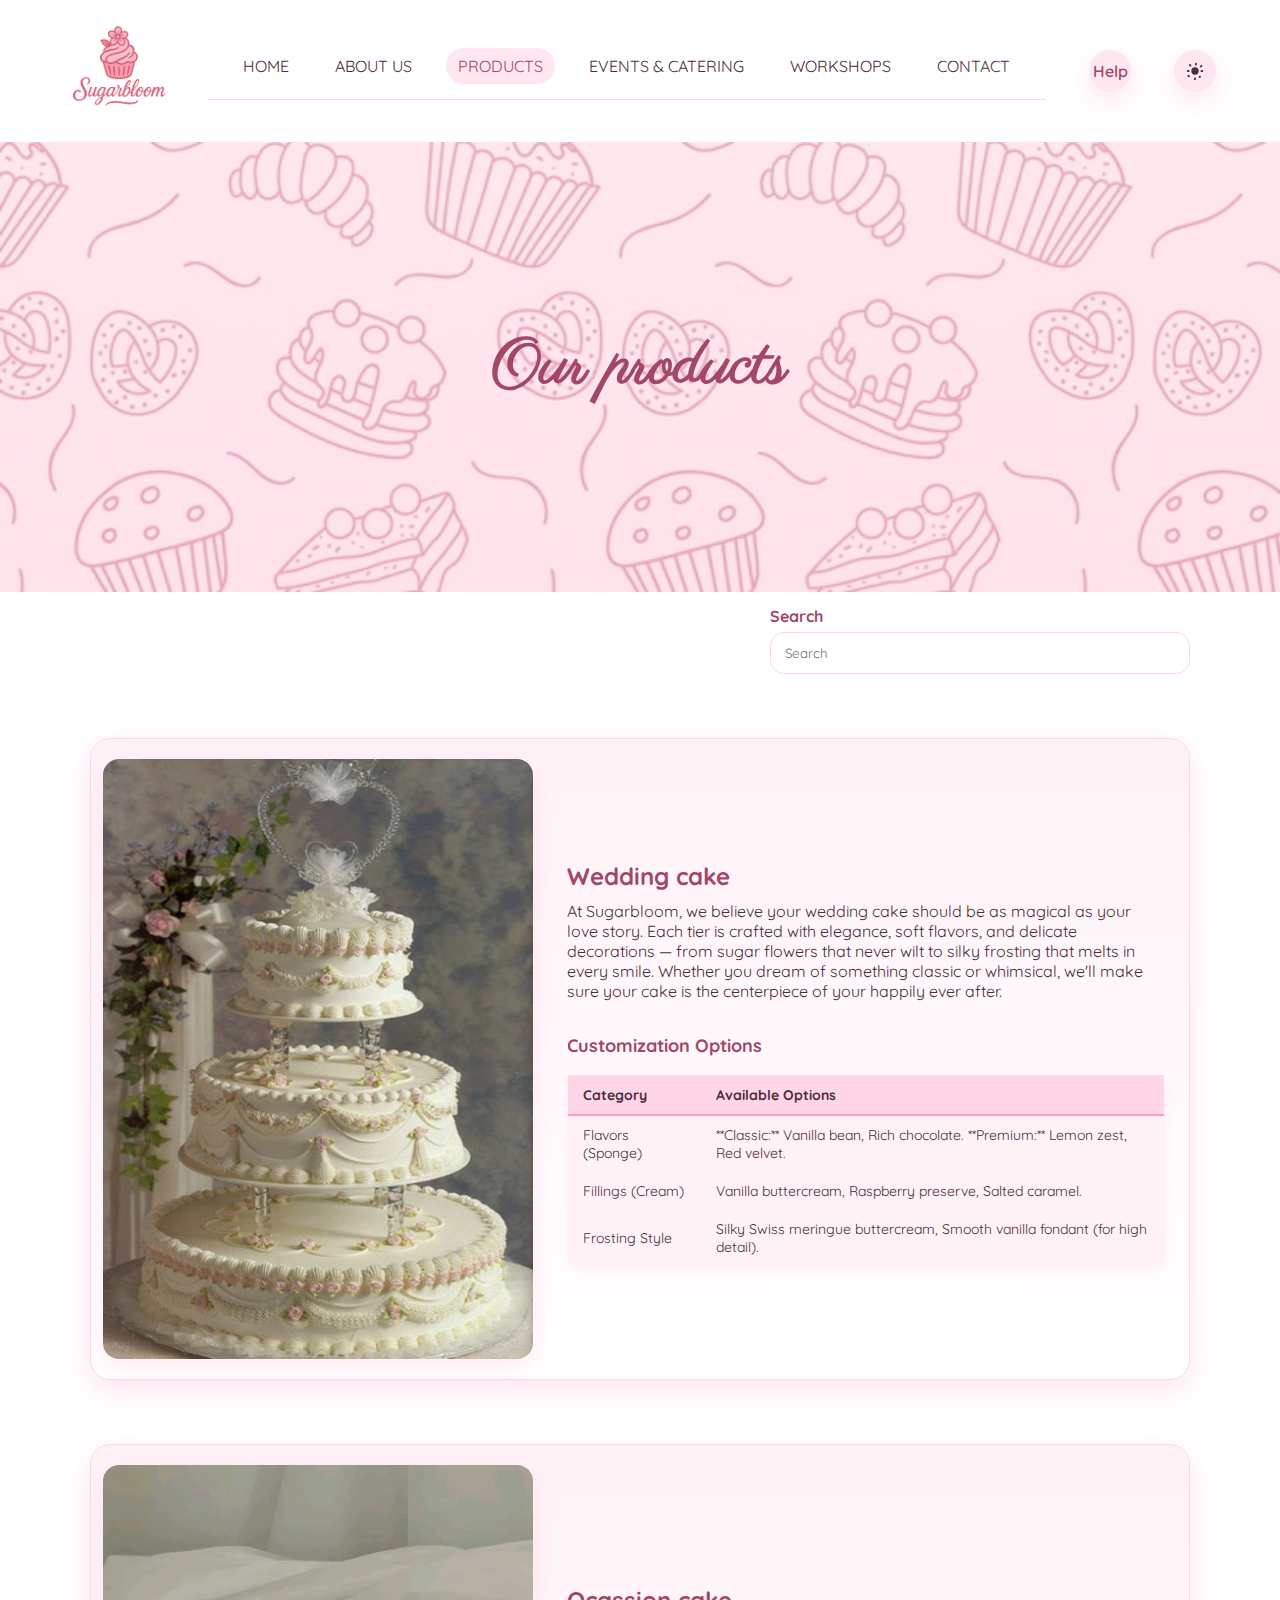
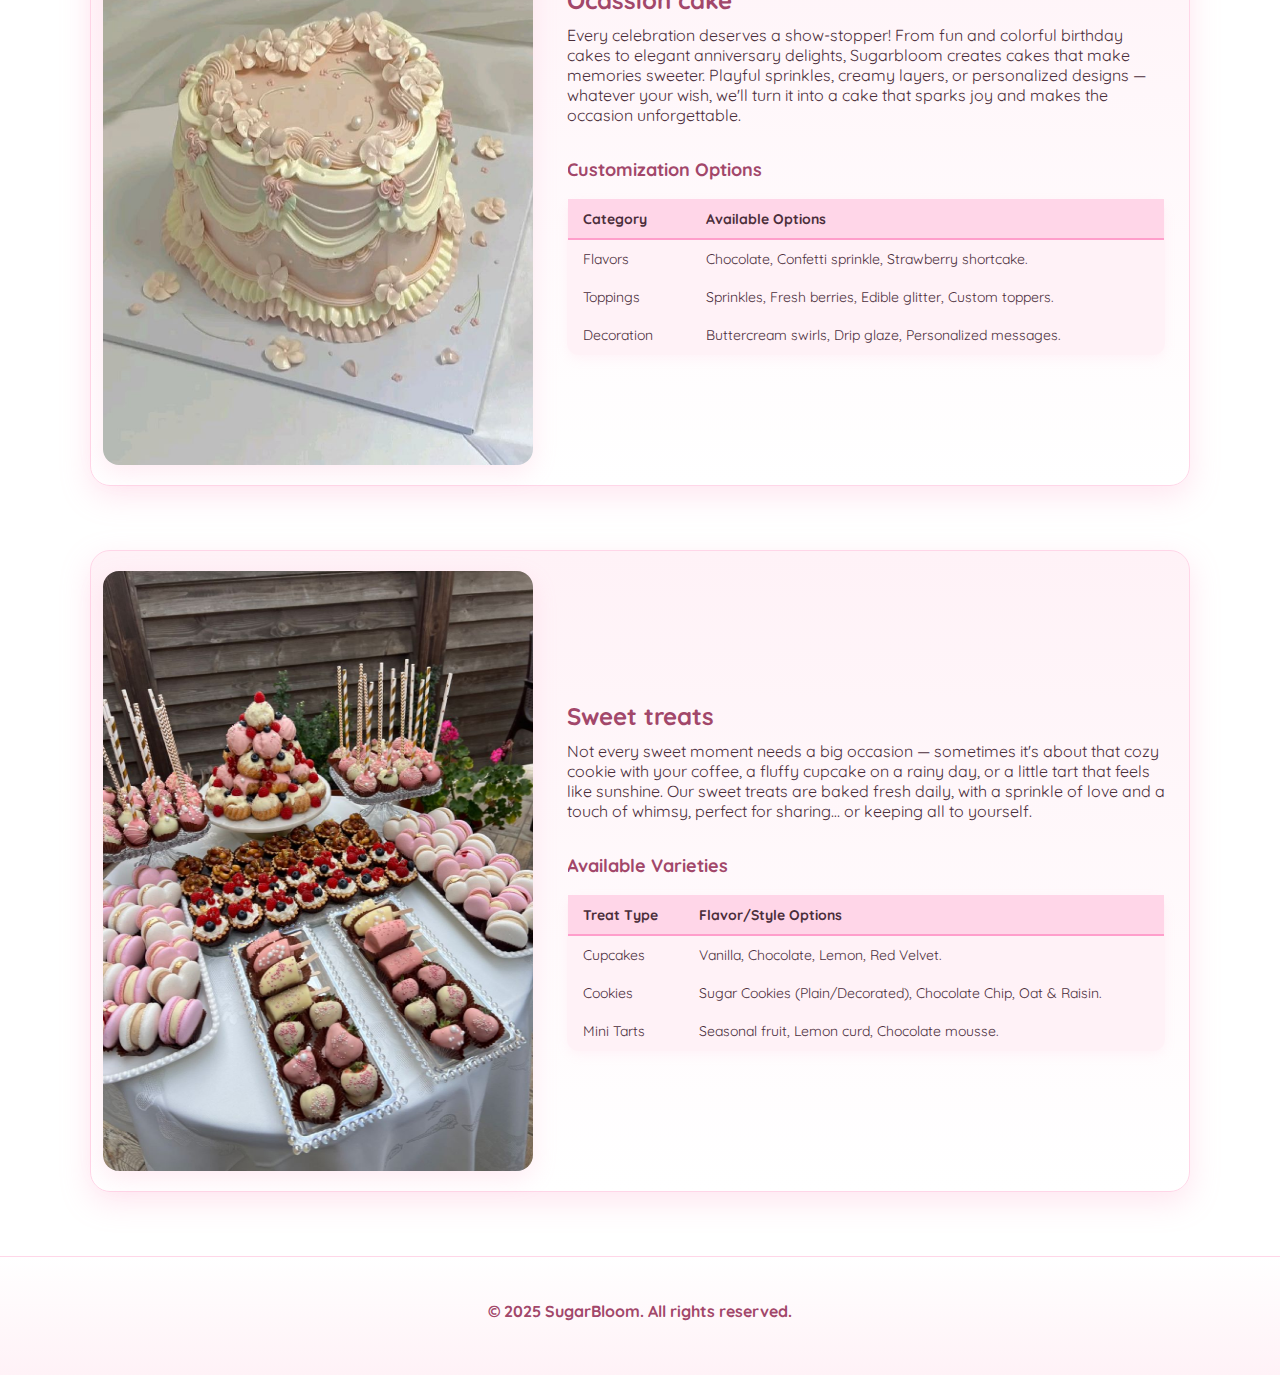
<file: products.html>
<!DOCTYPE html>
<html>

<head>
    <meta charset="UTF-8">
    <meta http-equiv="X-UA-Compatible" content="IE=edge">
    <meta name="viewport" content="width=device-width, initial-scale=1.0">
    <link rel="stylesheet" href="style.css">
    <link rel="preconnect" href="https://fonts.googleapis.com">
    <script async src="https://www.googletagmanager.com/gtag/js?id=G-2LC9HPKZ08"></script>
    <script>
        window.dataLayer = window.dataLayer || [];
        function gtag() { dataLayer.push(arguments); }
        gtag('js', new Date());

        gtag('config', 'G-2LC9HPKZ08');
    </script>
    <link rel="preconnect" href="https://fonts.gstatic.com" crossorigin>
    <link href="https://fonts.googleapis.com/css2?family=PT+Sans+Narrow:wght@400;700&display=swap" rel="stylesheet">
    <link rel="stylesheet" href="https://cdnjs.cloudflare.com/ajax/libs/font-awesome/6.3.0/css/all.min.css">
    <title>SugarBloom — Products</title>

    <style>
        .theme-toggle {
            all: unset;
            display: grid;
            place-items: center;
            width: 42px;
            height: 42px;
            border-radius: 50%;
            cursor: pointer;
            z-index: 1001;
            background: var(--color-pink-200, #ffe6f0);
            box-shadow: var(--color-shadow, 0 8px 18px rgba(255, 110, 174, .25));
            transition: background .25s ease, box-shadow .25s ease, transform .15s ease;
            margin-left: 10px;
        }

        .theme-toggle:hover {
            transform: translateY(-1px);
        }

        .theme-toggle svg {
            width: 22px;
            height: 22px;
            color: var(--color-rose-700, #a2476a);
        }
        
        .nav-action {
            all: unset;
            display: flex;
            align-items: center;
            justify-content: center;
            text-decoration: none;
            font-weight: 600;
            cursor: pointer;
            z-index: 1001;
            background: var(--color-pink-200, #ffe6f0);
            box-shadow: var(--color-shadow, 0 8px 18px rgba(255, 110, 174, .25));
            color: var(--color-rose-700, #a2476a);
            border-radius: 999px;
            margin-left: 10px;
            transition: background .25s ease, box-shadow .25s ease, transform .15s ease;
        }
        .help-button {
            width: 42px;
            height: 42px;
            padding: 0;
        }
        
        .nav-action:hover {
            transform: translateY(-1px);
        }
        
        .nav-action svg {
            width: 22px;
            height: 22px;
            color: inherit;
        }


        html[data-theme='light'] #iconMoon {
            display: none;
        }

        html[data-theme='light'] #iconSun {
            display: block;
        }

        html[data-theme='dark'] #iconMoon {
            display: block;
        }

        html[data-theme='dark'] #iconSun {
            display: none;
        }

        .options-table {
            width: 100%;
            margin-top: 25px;
            border-collapse: collapse;
            font-size: 14px;
            background: var(--color-bg-secondary, #fff2f7); 
            border: 1px solid var(--color-border-primary, #ffd6e8);
            border-radius: 12px;
            overflow: hidden;
            box-shadow: 0 4px 12px rgba(255, 156, 194, .1);
        }
        
        .options-table caption {
            font-weight: 700;
            font-size: 18px;
            margin-bottom: 10px;
            color: var(--color-rose-700, #a2476a);
            text-align: left;
            padding: 8px 0;
        }

        .options-table th, .options-table td {
            padding: 10px 15px;
            text-align: left;
            color: var(--color-text-primary, #4b2e3b); 
        }

        .options-table th {
            background: var(--color-pink-300, #ffd6e8);
            color: var(--color-ink, #4b2e3b);
            font-weight: 700;
            border-bottom: 2px solid var(--color-pink-500, #ff9ecb);
        }

        .options-table tr:nth-child(even) {
            background: var(--color-pink-100, #fff2f7);
        }
        
        .options-table tr:hover {
            background: var(--color-pink-200, #ffe6f0);
        }
        
        #scrollButton {
            position: fixed;
            bottom: 20px;
            right: 20px;
            width: 48px;
            height: 48px;
            display: flex;
            align-items: center;
            justify-content: center;
            border-radius: 50%;
            cursor: pointer;
            z-index: 999;
            background: var(--color-pink-600, #ff6fae); 
            color: var(--color-white, #ffffff);
            border: none;
            box-shadow: 0 4px 15px rgba(255, 110, 174, 0.4);
            transition: opacity 0.3s, transform 0.3s, background 0.3s;
            opacity: 0;
            visibility: hidden;
        }

        #scrollButton.visible {
            opacity: 1;
            visibility: visible;
        }
        
        #scrollButton:hover {
            transform: scale(1.05);
            background: var(--color-pink-500, #ff9ecb);
        }

        #scrollButton svg {
            width: 24px;
            height: 24px;
        }
    </style>

</head>

<body>
   <header class="site-nav">
        <div class="nav-inner">
            <a href="index.html" class="brand">
                <img src="img/logo-removebg.png" alt="SugarBloom logo" width="110" height="auto">
            </a>

            <button class="menu-toggle" aria-label="Toggle menu" aria-expanded="false">
                <svg width="22" height="22" viewBox="0 0 24 24" aria-hidden="true">
                    <rect x="3" y="6" width="18" height="2" rx="1" fill="currentColor" />
                    <rect x="3" y="11" width="18" height="2" rx="1" fill="currentColor" />
                    <rect x="3" y="16" width="18" height="2" rx="1" fill="currentColor" />
                </svg>
            </button>

            <nav class="nav-links" id="navLinks">
                <ul>
                    <li><a href="index.html">HOME</a></li>
                    <li><a href="about-us.html">ABOUT US</a></li>
                    <li><a href="products.html" class="active">PRODUCTS</a></li>
                    <li><a href="events.html">EVENTS &amp; CATERING</a></li>
                    <li><a href="workshops.html">WORKSHOPS</a></li>
                    <li><a href="contact.html">CONTACT</a></li>
                </ul>
            </nav>
            <a href="contact.html" class="nav-action help-button" aria-label="Go to Contact for Help">Help</a>

            <button id="themeToggle" class="theme-toggle" aria-label="Toggle light/dark theme">
                <svg id="iconSun" viewBox="0 0 24 24" aria-hidden="true">
                    <path fill="currentColor"
                        d="M12 4a1 1 0 0 1 1-1h0a1 1 0 0 1 1 1v1a1 1 0 1 1-2 0V4zm0 16a1 1 0 0 1 1 1h0a1 1 0 0 1-1 1 1 1 0 0 1-1-1v-1a1 1 0 1 1 2 0v1zM4 13a1 1 0 1 1 0-2H5a1 1 0 1 1 0 2H4zm15 0a1 1 0 1 1 0-2h1a1 1 0 1 1 0 2h-1zM5.6 6.0a1 1 0 0 1 1.4-1.4l.7.7A1 1 0 1 1 6.3 6.7l-.7-.7zm11.3 11.3a1 1 0 0 1 1.4 1.4l-.7.7a1 1 0 0 1-1.4-1.4l.7-.7zM6.3 17.3a1 1 0 0 1-1.4 1.4l-.7-.7a1 1 0 1 1 1.4-1.4l.7.7zm12.1-11.7a1 1 0 0 1 1.4 1.4l-.7.7a1 1 0 1 1-1.4-1.4l.7-.7zM12 8a4 4 0 1 1 0 8 4 4 0 0 1 0-8z" />
                </svg>
                <svg id="iconMoon" viewBox="0 0 24 24" aria-hidden="true">
                    <path fill="currentColor"
                        d="M10.85 3.3a.75.75 0 0 0-.71.55c-.24 1.25-.36 2.5-.32 3.75s.18 2.5.49 3.74c.3 1.25.75 2.45 1.34 3.61.6 1.15 1.33 2.22 2.19 3.19a.75.75 0 0 0 1.26-.6c.22-1.25.33-2.5.28-3.75-.06-1.25-.26-2.5-.58-3.74-.31-1.25-.76-2.45-1.34-3.61-.6-1.15-1.33-2.22-2.18-3.19a.75.75 0 0 0-.55-.37zM12 2a10 10 0 1 0 10 10c0-5.52-4.48-10-10-10z" />
                </svg>
            </button>
        </div>
    </header>

    <section class="sub-header">
        <h1>Our products</h1>
    </section>
    <section class="search-wrap" aria-label="Search">
        <div class="search-box">
            <label for="search" class="search-label">Search</label>
            <input id="search" type="search" placeholder="Search" autocomplete="off">
            <ul id="search-results" class="search-results" hidden></ul>
        </div>
    </section>

    <ul id="items" hidden>
        <li class="item" data-url="events.html#birthday" data-keywords="birthday sweet table">Birthday Sweet Table</li>
        <li class="item" data-url="events.html#wedding" data-keywords="wedding candy bar">Wedding Candy Bar</li>
        <li class="item" data-url="events.html#office" data-keywords="office treat box">Office Treat Box</li>

        <li class="item" data-url="products.html#weddingcake" data-keywords="wedding cake">Wedding Cake</li>
        <li class="item" data-url="products.html#occasioncake" data-keywords="occasion cake">Occasion Cake</li>
        <li class="item" data-url="products.html#sweetreats" data-keywords="sweet treats">Sweet Treats</li>

        <li class="item" data-url="workshops.html#cupcake" data-keywords="cupcake vanilie glazura">Cupcake Decorating
            101</li>
        <li class="item" data-url="workshops.html#flowers" data-keywords="flori buttercream">Buttercream Flowers</li>
        <li class="item" data-url="workshops.html#cookie" data-keywords="cookie art royal icing">Whimsical Cookie Art
        </li>
    </ul>
    <section class="Proiect">
        <div class="rowo">
            <img src="img/weddingCake.jpg" style="width:500px; height: 600px;">
            <div class="proiectul">
                <h2>Wedding cake</h2>
                <p>At Sugarbloom, we believe your wedding cake should be as magical as your love story. Each tier is crafted with elegance, soft flavors, and delicate decorations — from sugar flowers that never wilt to silky frosting that melts in every smile. Whether you dream of something classic or whimsical, we'll make sure your cake is the centerpiece of your happily ever after.</p>
                
                <table class="options-table">
                    <caption>Customization Options</caption>
                    <thead>
                        <tr>
                            <th>Category</th>
                            <th>Available Options</th>
                        </tr>
                    </thead>
                    <tbody>
                        <tr>
                            <td>Flavors (Sponge)</td>
                            <td>**Classic:** Vanilla bean, Rich chocolate. **Premium:** Lemon zest, Red velvet.</td>
                        </tr>
                        <tr>
                            <td>Fillings (Cream)</td>
                            <td>Vanilla buttercream, Raspberry preserve, Salted caramel.</td>
                        </tr>
                        <tr>
                            <td>Frosting Style</td>
                            <td>Silky Swiss meringue buttercream, Smooth vanilla fondant (for high detail).</td>
                        </tr>
                    </tbody>
                </table>
            </div>
        </div>

        <div class="rowo">
            <img src="img/cake.jpg" style="width:500px; height: 600px;">
            <div class="proiectul">
                <h2>Ocassion cake</h2>
                <p>Every celebration deserves a show-stopper! From fun and colorful birthday cakes to elegant anniversary delights, Sugarbloom creates cakes that make memories sweeter. Playful sprinkles, creamy layers, or personalized designs — whatever your wish, we'll turn it into a cake that sparks joy and makes the occasion unforgettable.</p>
                
                <table class="options-table">
                    <caption>Customization Options</caption>
                    <thead>
                        <tr>
                            <th>Category</th>
                            <th>Available Options</th>
                        </tr>
                    </thead>
                    <tbody>
                        <tr>
                            <td>Flavors</td>
                            <td>Chocolate, Confetti sprinkle, Strawberry shortcake.</td>
                        </tr>
                        <tr>
                            <td>Toppings</td>
                            <td>Sprinkles, Fresh berries, Edible glitter, Custom toppers.</td>
                        </tr>
                        <tr>
                            <td>Decoration</td>
                            <td>Buttercream swirls, Drip glaze, Personalized messages.</td>
                        </tr>
                    </tbody>
                </table>
            </div>
        </div>

        <div class="rowo">
            <img src="img/candyBar.jpg" style="width:500px; height: 600px;">
            <div class="proiectul">

                <h2>Sweet treats</h2>
                <p>Not every sweet moment needs a big occasion — sometimes it's about that cozy cookie with your coffee, a fluffy cupcake on a rainy day, or a little tart that feels like sunshine. Our sweet treats are baked fresh daily, with a sprinkle of love and a touch of whimsy, perfect for sharing… or keeping all to yourself.</p>
                
                <table class="options-table">
                    <caption>Available Varieties</caption>
                    <thead>
                        <tr>
                            <th>Treat Type</th>
                            <th>Flavor/Style Options</th>
                        </tr>
                    </thead>
                    <tbody>
                        <tr>
                            <td>Cupcakes</td>
                            <td>Vanilla, Chocolate, Lemon, Red Velvet.</td>
                        </tr>
                        <tr>
                            <td>Cookies</td>
                            <td>Sugar Cookies (Plain/Decorated), Chocolate Chip, Oat & Raisin.</td>
                        </tr>
                        <tr>
                            <td>Mini Tarts</td>
                            <td>Seasonal fruit, Lemon curd, Chocolate mousse.</td>
                        </tr>
                    </tbody>
                </table>
            </div>
        </div>

    </section>
    <footer class="footer">
        <h4>© 2025 SugarBloom. All rights reserved.</h4>
    </footer>

    <button id="scrollButton" aria-label="Scroll to Top">
        <svg id="scrollIcon" viewBox="0 0 24 24" fill="currentColor">
            <path d="M12 4l-8 8h6v8h4v-8h6z" transform="rotate(180 12 12)"/>
        </svg>
    </button>
    
    <script>
        function updateThemeUI(theme) {
            const toggle = document.getElementById('themeToggle');
            if (toggle) {
                const targetTheme = theme === 'light' ? 'dark' : 'light';
                toggle.setAttribute('aria-label', `Toggle to ${targetTheme} theme`);
            }
        }

        const btn = document.querySelector('.menu-toggle');
        const drawer = document.getElementById('navLinks');
        if (btn && drawer) {
            btn.addEventListener('click', () => {
                document.body.classList.toggle('nav-open');
                btn.setAttribute('aria-expanded', document.body.classList.contains('nav-open'));
            });
            drawer.addEventListener('click', e => {
                if (e.target.tagName === 'A') {
                    document.body.classList.remove('nav-open');
                    btn.setAttribute('aria-expanded', 'false');
                }
            });
        }

        const DB = [...document.querySelectorAll('#items .item')].map(li => ({
            title: li.textContent.trim(),
            url: li.dataset.url || '#',
            hay: (li.textContent + ' ' + (li.dataset.keywords || '')).toLowerCase()
        }));

        const input = document.getElementById('search');
        const list = document.getElementById('search-results');

        let t;
        function debounce(fn, ms = 200) { clearTimeout(t); t = setTimeout(fn, ms); }

        if (input && list) {
            input.addEventListener('input', () => debounce(handleSearch, 200));
            input.addEventListener('focus', () => { if (input.value.trim().length >= 2) list.hidden = false; });
            document.addEventListener('click', (e) => {
                if (!e.target.closest('.search-box')) list.hidden = true;
            });
        }

        function handleSearch() {
            const q = input.value.trim().toLowerCase();
            if (q.length < 2) { list.hidden = true; list.innerHTML = ''; return; }

            const results = DB.filter(x => x.hay.includes(q)).slice(0, 10);

            list.innerHTML = results.length
                ? results.map(x => `<li><a href="${x.url}">${highlight(x.title, q)}</a></li>`).join('')
                : `<li><a href="javascript:void(0)" tabindex="-1" style="pointer-events:none;color:#8a6273">No results</a></li>`;

            list.hidden = false;
        }

        function highlight(text, term) {
            const re = new RegExp(`(${term.replace(/[.*+?^${}()|[\\]\\\\]/g, '\\\\$&')})`, 'ig');
            return text.replace(re, '<mark style="background:#ff9ecb52;border-radius:4px;">$1</mark>');
        }

        const scrollButton = document.getElementById('scrollButton');
        const scrollIconPath = scrollButton.querySelector('path');
        const topThreshold = 50;
        let isAtBottom = false;

        function checkScrollPosition() {
            const scrollY = window.scrollY;
            const viewportHeight = window.innerHeight;
            const contentHeight = document.documentElement.scrollHeight;

            const showButton = scrollY > topThreshold;
            scrollButton.classList.toggle('visible', showButton);

            isAtBottom = (scrollY + viewportHeight) >= (contentHeight - topThreshold);

            if (isAtBottom) {
                scrollIconPath.setAttribute('transform', 'rotate(0 12 12)');
                scrollButton.setAttribute('aria-label', 'Scroll to Top');
            } else {
                scrollIconPath.setAttribute('transform', 'rotate(180 12 12)');
                scrollButton.setAttribute('aria-label', 'Scroll to Bottom');
            }
        }
        
        function handleScrollButtonClick() {
            if (isAtBottom) {
                window.scrollTo({ top: 0, behavior: 'smooth' });
            } else {
                window.scrollTo({ top: document.body.scrollHeight, behavior: 'smooth' });
            }
        }

        window.addEventListener('scroll', checkScrollPosition);
        scrollButton.addEventListener('click', handleScrollButtonClick);

        window.onload = checkScrollPosition;


        const prefersDark = window.matchMedia && window.matchMedia('(prefers-color-scheme: dark)').matches;
        const savedTheme = localStorage.getItem('sb-theme');
        let initialTheme;

        if (savedTheme) {
            initialTheme = savedTheme;
        } else {
            initialTheme = prefersDark ? 'dark' : 'light';
        }

        document.documentElement.dataset.theme = initialTheme;
        updateThemeUI(initialTheme);

        const toggle = document.getElementById('themeToggle');
        if (toggle) {
            toggle.addEventListener('click', () => {
                const currentTheme = document.documentElement.dataset.theme;
                const next = (currentTheme === 'dark') ? 'light' : 'dark';
                document.documentElement.dataset.theme = next;
                localStorage.setItem('sb-theme', next);
                updateThemeUI(next);
            });
        }

        if (!savedTheme && window.matchMedia) {
            window.matchMedia('(prefers-color-scheme: dark)').addEventListener('change', e => {
                document.documentElement.dataset.theme = e.matches ? 'dark' : 'light';
                updateThemeUI(e.matches ? 'dark' : 'light');
            });
        }
    </script>

</body>

</html>
</file>
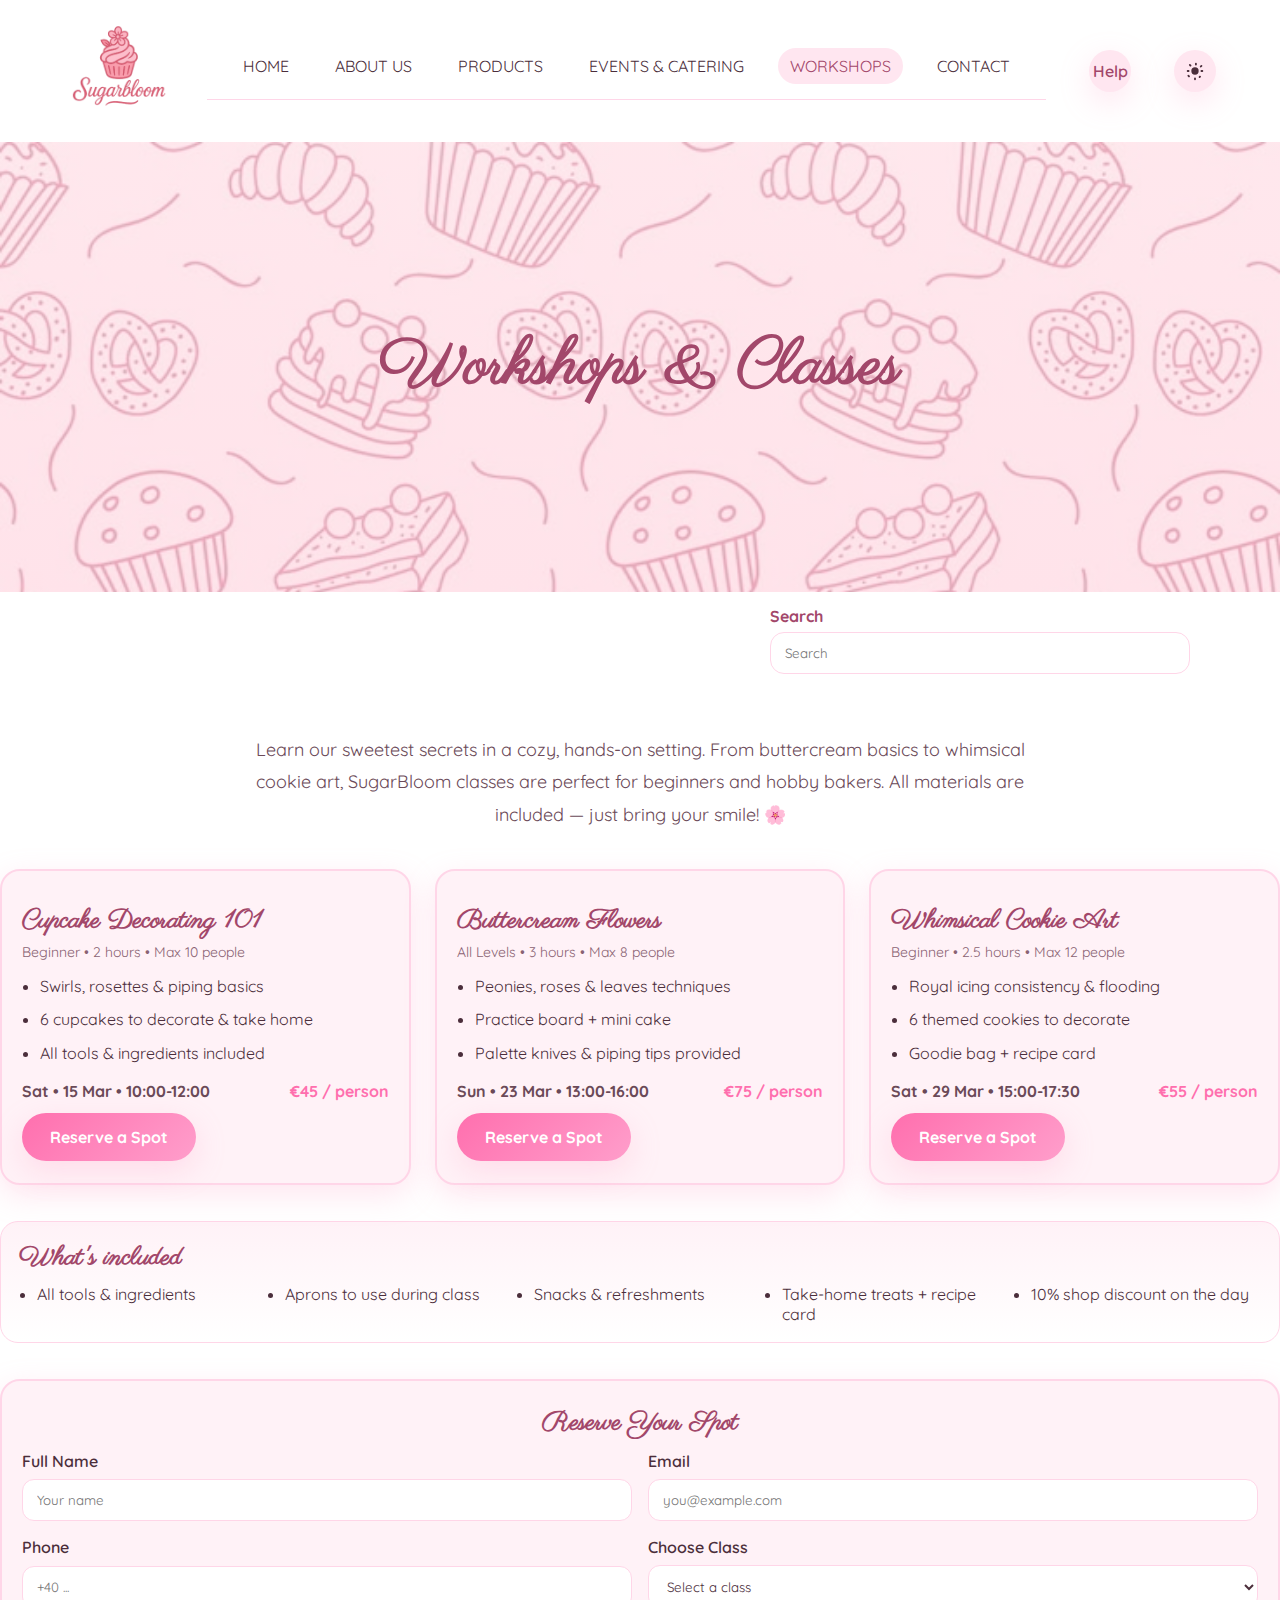
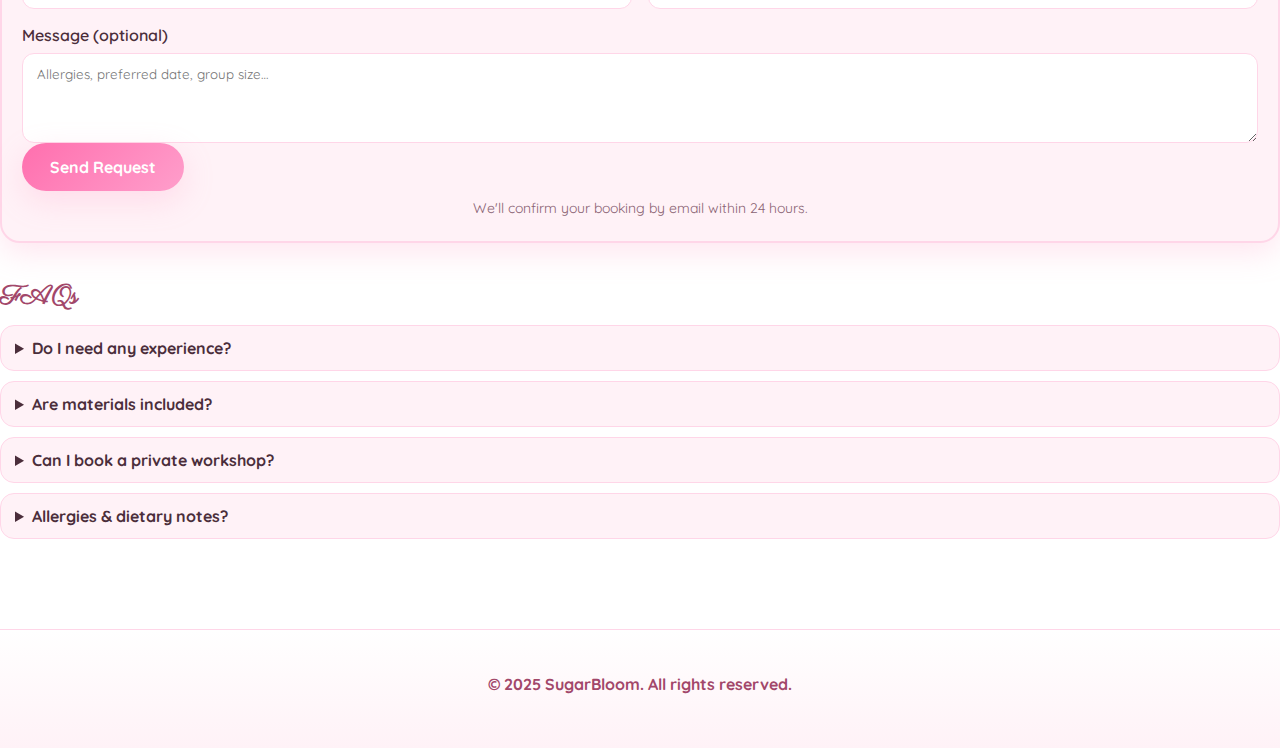
<file: workshops.html>
<!DOCTYPE html>
<html lang="en">

<head>
  <meta charset="UTF-8" />
  <meta name="viewport" content="width=device-width, initial-scale=1.0" />
  <title>SugarBloom — Workshops & Classes</title>
  <link rel="stylesheet" href="style.css" />
  <link rel="preconnect" href="https://fonts.googleapis.com">
  <link rel="preconnect" href="https://fonts.gstatic.com" crossorigin>
  <link href="https://fonts.googleapis.com/css2?family=PT+Sans+Narrow:wght@400;700&display=swap" rel="stylesheet">

  <style>
    .nav-action {
      all: unset;
      display: flex;
      align-items: center;
      justify-content: center;
      text-decoration: none;
      font-weight: 600;
      cursor: pointer;
      z-index: 1001;
      background: var(--color-pink-200, #ffe6f0);
      box-shadow: var(--color-shadow, 0 8px 18px rgba(255, 110, 174, .25));
      color: var(--color-rose-700, #a2476a);
      border-radius: 999px;
      margin-left: 10px;
      transition: background .25s ease, box-shadow .25s ease, transform .15s ease;
    }

    .help-button {
      width: 42px;
      height: 42px;
      padding: 0;
    }

    .nav-action:hover {
      transform: translateY(-1px);
    }

    .nav-action svg {
      width: 22px;
      height: 22px;
      color: inherit;
    }

    .theme-toggle {
      all: unset;
      display: grid;
      place-items: center;
      width: 42px;
      height: 42px;
      border-radius: 50%;
      cursor: pointer;
      z-index: 1001;
      background: var(--color-pink-200, #ffe6f0);
      box-shadow: var(--color-shadow, 0 8px 18px rgba(255, 110, 174, .25));
      transition: background .25s ease, box-shadow .25s ease, transform .15s ease;
      margin-left: 10px;
    }

    .theme-toggle:hover {
      transform: translateY(-1px);
    }

    .theme-toggle svg {
      width: 22px;
      height: 22px;
      color: var(--color-rose-700, #a2476a);
    }

    html[data-theme='light'] #iconMoon {
      display: none;
    }

    html[data-theme='light'] #iconSun {
      display: block;
    }

    html[data-theme='dark'] #iconMoon {
      display: block;
    }

    html[data-theme='dark'] #iconSun {
      display: none;
    }

    #scrollButton {
      position: fixed;
      bottom: 20px;
      right: 20px;
      width: 48px;
      height: 48px;
      display: flex;
      align-items: center;
      justify-content: center;
      border-radius: 50%;
      cursor: pointer;
      z-index: 999;
      background: var(--color-pink-600, #ff6fae);
      color: var(--color-white, #ffffff);
      border: none;
      box-shadow: 0 4px 15px rgba(255, 110, 174, 0.4);
      transition: opacity 0.3s, transform 0.3s, background 0.3s;
      opacity: 0;
      visibility: hidden;
    }

    #scrollButton.visible {
      opacity: 1;
      visibility: visible;
    }

    #scrollButton:hover {
      transform: scale(1.05);
      background: var(--color-pink-500, #ff9ecb);
    }

    #scrollButton svg {
      width: 24px;
      height: 24px;
    }

    @media (prefers-reduced-motion: reduce) {
      #scrollButton {
        transition: none;
      }

      html {
        scroll-behavior: auto;
      }
    }
  </style>
</head>

<body>
  <header class="site-nav">
    <div class="nav-inner">
      <a href="index.html" class="brand">
        <img src="img/logo-removebg.png" alt="SugarBloom logo" width="110" style="height:auto;">
      </a>

      <button class="menu-toggle" aria-label="Toggle menu" aria-expanded="false">
        <svg width="22" height="22" viewBox="0 0 24 24" aria-hidden="true">
          <rect x="3" y="6" width="18" height="2" rx="1" fill="currentColor" />
          <rect x="3" y="11" width="18" height="2" rx="1" fill="currentColor" />
          <rect x="3" y="16" width="18" height="2" rx="1" fill="currentColor" />
        </svg>
      </button>

      <nav class="nav-links" id="navLinks">
        <ul>
          <li><a href="index.html">HOME</a></li>
          <li><a href="about-us.html">ABOUT US</a></li>
          <li><a href="products.html">PRODUCTS</a></li>
          <li><a href="events.html">EVENTS &amp; CATERING</a></li>
          <li><a href="workshops.html" class="active">WORKSHOPS</a></li>
          <li><a href="contact.html">CONTACT</a></li>
        </ul>
      </nav>
      <a href="contact.html" class="nav-action help-button" aria-label="Go to Contact for Help">Help</a>

      <button id="themeToggle" class="theme-toggle" aria-label="Toggle light/dark theme">
        <svg id="iconSun" viewBox="0 0 24 24" aria-hidden="true">
          <path fill="currentColor"
            d="M12 4a1 1 0 0 1 1-1h0a1 1 0 0 1 1 1v1a1 1 0 1 1-2 0V4zm0 16a1 1 0 0 1 1 1h0a1 1 0 0 1-1 1 1 1 0 0 1-1-1v-1a1 1 0 1 1 2 0v1zM4 13a1 1 0 1 1 0-2H5a1 1 0 1 1 0 2H4zm15 0a1 1 0 1 1 0-2h1a1 1 0 1 1 0 2h-1zM5.6 6.0a1 1 0 0 1 1.4-1.4l.7.7A1 1 0 1 1 6.3 6.7l-.7-.7zm11.3 11.3a1 1 0 0 1 1.4 1.4l-.7.7a1 1 0 0 1-1.4-1.4l.7-.7zM6.3 17.3a1 1 0 0 1-1.4 1.4l-.7-.7a1 1 0 1 1 1.4-1.4l.7.7zm12.1-11.7a1 1 0 0 1 1.4 1.4l-.7.7a1 1 0 1 1-1.4-1.4l.7-.7zM12 8a4 4 0 1 1 0 8 4 4 0 0 1 0-8z" />
        </svg>
        <svg id="iconMoon" viewBox="0 0 24 24" aria-hidden="true">
          <path fill="currentColor"
            d="M10.85 3.3a.75.75 0 0 0-.71.55c-.24 1.25-.36 2.5-.32 3.75s.18 2.5.49 3.74c.3 1.25.75 2.45 1.34 3.61.6 1.15 1.33 2.22 2.19 3.19a.75.75 0 0 0 1.26-.6c.22-1.25.33-2.5.28-3.75-.06-1.25-.26-2.5-.58-3.74-.31-1.25-.76-2.45-1.34-3.61-.6-1.15-1.33-2.22-2.18-3.19a.75.75 0 0 0-.55-.37zM12 2a10 10 0 1 0 10 10c0-5.52-4.48-10-10-10z" />
        </svg>
      </button>
    </div>
  </header>

  <section class="sub-header">
    <h1>Workshops & Classes</h1>
  </section>

  <section class="search-wrap" aria-label="Search">
    <div class="search-box">
      <label for="search" class="search-label">Search</label>
      <input id="search" type="search" placeholder="Search" autocomplete="off">
      <ul id="search-results" class="search-results" hidden></ul>
    </div>
  </section>

  <ul id="items" hidden>
    <li class="item" data-url="events.html#birthday" data-keywords="birthday sweet table">Birthday Sweet Table</li>
    <li class="item" data-url="events.html#wedding" data-keywords="wedding candy bar">Wedding Candy Bar</li>
    <li class="item" data-url="events.html#office" data-keywords="office treat box">Office Treat Box</li>

    <li class="item" data-url="products.html#weddingcake" data-keywords="wedding cake">Wedding Cake</li>
    <li class="item" data-url="products.html#occasioncake" data-keywords="occasion cake">Occasion Cake</li>
    <li class="item" data-url="products.html#sweetreats" data-keywords="sweet treats">Sweet Treats</li>

    <li class="item" data-url="workshops.html#cupcake" data-keywords="cupcake vanilie glazura">Cupcake Decorating 101
    </li>
    <li class="item" data-url="workshops.html#flowers" data-keywords="flori buttercream">Buttercream Flowers</li>
    <li class="item" data-url="workshops.html#cookie" data-keywords="cookie art royal icing">Whimsical Cookie Art</li>
  </ul>

  <section class="workshops container">
    <p class="intro">
      Learn our sweetest secrets in a cozy, hands-on setting. From buttercream
      basics to whimsical cookie art,
      SugarBloom classes are perfect for beginners and hobby bakers. All
      materials are included — just bring your smile! 🌸
    </p>

    <div class="class-grid">
      <article class="class-card">
        <div class="class-top">
          <h2>Cupcake Decorating 101</h2>
          <p class="meta">Beginner • 2 hours • Max 10 people</p>
        </div>
        <ul class="includes">
          <li>Swirls, rosettes & piping basics</li>
          <li>6 cupcakes to decorate & take home</li>
          <li>All tools & ingredients included</li>
        </ul>
        <div class="details">
          <span class="date">Sat • 15 Mar • 10:00-12:00</span>
          <span class="price">€45 / person</span>
        </div>
        <a href="#signup" class="button">Reserve a Spot</a>
      </article>

      <article class="class-card">
        <div class="class-top">
          <h2>Buttercream Flowers</h2>
          <p class="meta">All Levels • 3 hours • Max 8 people</p>
        </div>
        <ul class="includes">
          <li>Peonies, roses & leaves techniques</li>
          <li>Practice board + mini cake</li>
          <li>Palette knives & piping tips provided</li>
        </ul>
        <div class="details">
          <span class="date">Sun • 23 Mar • 13:00-16:00</span>
          <span class="price">€75 / person</span>
        </div>
        <a href="#signup" class="button">Reserve a Spot</a>
      </article>

      <article class="class-card">
        <div class="class-top">
          <h2>Whimsical Cookie Art</h2>
          <p class="meta">Beginner • 2.5 hours • Max 12 people</p>
        </div>
        <ul class="includes">
          <li>Royal icing consistency & flooding</li>
          <li>6 themed cookies to decorate</li>
          <li>Goodie bag + recipe card</li>
        </ul>
        <div class="details">
          <span class="date">Sat • 29 Mar • 15:00-17:30</span>
          <span class="price">€55 / person</span>
        </div>
        <a href="#signup" class="button">Reserve a Spot</a>
      </article>
    </div>

    <div class="what-expect">
      <h3>What's included</h3>
      <ul>
        <li>All tools & ingredients</li>
        <li>Aprons to use during class</li>
        <li>Snacks & refreshments</li>
        <li>Take-home treats + recipe card</li>
        <li>10% shop discount on the day</li>
      </ul>
    </div>

    <div id="signup" class="signup">
      <h3>Reserve Your Spot</h3>
      <form action="contact.html" method="get" class="signup-form">
        <div class="grid">
          <label>
            Full Name
            <input type="text" name="name" placeholder="Your name" required />
          </label>
          <label>
            Email
            <input type="email" name="email" placeholder="you@example.com" required />
          </label>
          <label>
            Phone
            <input type="tel" name="phone" placeholder="+40 ..." />
          </label>
          <label>
            Choose Class
            <select name="class" required>
              <option value disabled selected>Select a class</option>
              <option value="Cupcake Decorating 101">Cupcake Decorating 101 - €45</option>
              <option value="Buttercream Flowers">Buttercream Flowers - €75</option>
              <option value="Whimsical Cookie Art">Whimsical Cookie Art - €55</option>
            </select>
          </label>
          <label class="wide">
            Message (optional)
            <textarea name="message" rows="4" placeholder="Allergies, preferred date, group size…"></textarea>
          </label>
        </div>
        <button type="submit" class="button">Send Request</button>
        <p class="footnote">We'll confirm your booking by email within 24 hours.</p>
      </form>
    </div>

    <div class="faq">
      <h3>FAQs</h3>
      <details>
        <summary>Do I need any experience?</summary>
        <p>Nope! Our classes are beginner-friendly. We'll guide you step by step.</p>
      </details>
      <details>
        <summary>Are materials included?</summary>
        <p>Yes — all tools, ingredients, and aprons are provided.</p>
      </details>
      <details>
        <summary>Can I book a private workshop?</summary>
        <p>Absolutely! We host birthdays, team-building, and hen parties. Send us a note via the form.</p>
      </details>
      <details>
        <summary>Allergies & dietary notes?</summary>
        <p>Please mention them in the form — we can often accommodate (e.g., no nuts). Some classes may contain
          gluten/dairy.</p>
      </details>
    </div>
  </section>

  <footer class="footer">
    <h4>© 2025 SugarBloom. All rights reserved.</h4>
  </footer>

  <script>
    const btn = document.querySelector('.menu-toggle');
    const drawer = document.getElementById('navLinks');
    if (btn && drawer) {
      btn.addEventListener('click', () => {
        document.body.classList.toggle('nav-open');
        btn.setAttribute('aria-expanded', document.body.classList.contains('nav-open'));
      });
      drawer.addEventListener('click', e => {
        if (e.target.tagName === 'A') {
          document.body.classList.remove('nav-open');
          btn.setAttribute('aria-expanded', 'false');
        }
      });
    }
  </script>

  <script>
    const DB = [...document.querySelectorAll('#items .item')].map(li => ({
      title: li.textContent.trim(),
      url: li.dataset.url || '#',
      hay: (li.textContent + ' ' + (li.dataset.keywords || '')).toLowerCase()
    }));

    const input = document.getElementById('search');
    const list = document.getElementById('search-results');

    let t;
    function debounce(fn, ms = 200) { clearTimeout(t); t = setTimeout(fn, ms); }

    if (input && list) {
      input.addEventListener('input', () => debounce(handleSearch, 200));
      input.addEventListener('focus', () => { if (input.value.trim().length >= 2) list.hidden = false; });
      document.addEventListener('click', (e) => {
        if (!e.target.closest('.search-box')) list.hidden = true;
      });
    }

    function handleSearch() {
      const q = input.value.trim().toLowerCase();
      if (q.length < 2) { list.hidden = true; list.innerHTML = ''; return; }

      const results = DB.filter(x => x.hay.includes(q)).slice(0, 10);

      list.innerHTML = results.length
        ? results.map(x => `<li><a href="${x.url}">${highlight(x.title, q)}</a></li>`).join('')
        : `<li><a href="javascript:void(0)" tabindex="-1" style="pointer-events:none;color:#8a6273">No results</a></li>`;

      list.hidden = false;
    }

    function highlight(text, term) {
      const re = new RegExp(`(${term.replace(/[.*+?^${}()|[\\]\\\\]/g, '\\\\$&')})`, 'ig');
      return text.replace(re, '<mark style="background:#ff9ecb52;border-radius:4px;">$1</mark>');
    }
  </script>

  <script>
    function updateThemeUI(theme) {
      const toggle = document.getElementById('themeToggle');
      if (toggle) {
        const targetTheme = theme === 'light' ? 'dark' : 'light';
        toggle.setAttribute('aria-label', `Toggle to ${targetTheme} theme`);
      }
    }

    const prefersDark = window.matchMedia && window.matchMedia('(prefers-color-scheme: dark)').matches;
    const savedTheme = localStorage.getItem('sb-theme');
    let initialTheme;

    if (savedTheme) {
      initialTheme = savedTheme;
    } else {
      initialTheme = prefersDark ? 'dark' : 'light';
    }

    document.documentElement.dataset.theme = initialTheme;
    updateThemeUI(initialTheme);

    const toggle = document.getElementById('themeToggle');
    if (toggle) {
      toggle.addEventListener('click', () => {
        const currentTheme = document.documentElement.dataset.theme;
        const next = (currentTheme === 'dark') ? 'light' : 'dark';
        document.documentElement.dataset.theme = next;
        localStorage.setItem('sb-theme', next);
        updateThemeUI(next);
      });
    }

    if (!savedTheme && window.matchMedia) {
      window.matchMedia('(prefers-color-scheme: dark)').addEventListener('change', e => {
        document.documentElement.dataset.theme = e.matches ? 'dark' : 'light';
        updateThemeUI(e.matches ? 'dark' : 'light');
      });
    }
  </script>

  <button id="scrollButton" aria-label="Scroll to Top">
    <svg id="scrollIcon" viewBox="0 0 24 24" fill="currentColor" aria-hidden="true">
      <path d="M12 4l-8 8h6v8h4v-8h6z" transform="rotate(180 12 12)" />
    </svg>
  </button>

  <script>
    (function () {
      const scrollButton = document.getElementById('scrollButton');
      if (!scrollButton) return;

      const iconPath = scrollButton.querySelector('path');
      const topThreshold = 50;
      let isAtBottom = false;

      function checkScrollPosition() {
        const scrollY = window.scrollY || document.documentElement.scrollTop || 0;
        const viewportHeight = window.innerHeight || document.documentElement.clientHeight;
        const contentHeight = document.documentElement.scrollHeight;

        const showButton = scrollY > topThreshold;
        scrollButton.classList.toggle('visible', showButton);

        isAtBottom = (scrollY + viewportHeight) >= (contentHeight - topThreshold);

        if (isAtBottom) {
          iconPath.setAttribute('transform', 'rotate(0 12 12)');
          scrollButton.setAttribute('aria-label', 'Scroll to Top');
        } else {
          iconPath.setAttribute('transform', 'rotate(180 12 12)');
          scrollButton.setAttribute('aria-label', 'Scroll to Bottom');
        }
      }

      function handleScrollButtonClick() {
        if (isAtBottom) {
          window.scrollTo({ top: 0, behavior: 'smooth' });
        } else {
          window.scrollTo({ top: document.body.scrollHeight, behavior: 'smooth' });
        }
      }

      window.addEventListener('scroll', checkScrollPosition, { passive: true });
      scrollButton.addEventListener('click', handleScrollButtonClick);

      window.addEventListener('load', checkScrollPosition);
    })();
  </script>

</body>

</html>
</file>
<file: style.css>
@import url('https://fonts.googleapis.com/css2?family=Quicksand:wght@400;600;700&family=Parisienne&display=swap');

:root {
  --color-pink-100: #fff2f7;
  --color-pink-200: #ffe6f0;
  --color-pink-300: #ffd6e8;
  --color-pink-400: #ffbcd4;
  --color-pink-500: #ff9ecb;
  --color-pink-600: #ff6fae;
  --color-rose-700: #a2476a;

  --color-bg-primary: #ffffff;
  --color-bg-secondary: var(--color-pink-100);
  --color-text-primary: #4b2e3b;
  --color-text-secondary: #6b4a58;
  --color-text-meta: #8a6273;
  --color-border-primary: var(--color-pink-300);

  --color-ink: #4b2e3b;
  --color-white: #ffffff;
  --color-shadow: 0 10px 30px rgba(255, 156, 194, .25);
}

[data-theme='dark'] {
  --color-bg-primary: #1e151a;
  --color-bg-secondary: #2b1f24;
  --color-text-primary: #f0e6eb;
  --color-text-secondary: #d4c3cb;
  --color-text-meta: #b099a4;
  --color-border-primary: #5c414e;

  --color-pink-100: #423038;
  --color-pink-200: #553e47;
  --color-pink-300: #5c414e;
  --color-rose-700: #ff9ecb;
  --color-ink: #f0e6eb;

  --color-shadow: 0 10px 30px rgba(0, 0, 0, .6);
}

* {
  margin: 0;
  padding: 0;
  box-sizing: border-box;
  font-family: "Quicksand", "PT Sans Narrow", sans-serif;
  color: var(--color-text-primary);
}

body {
  background-color: var(--color-bg-primary);
  transition: background-color 0.3s ease;
}

.header {
  min-height: 100vh;
  width: 100%;
  background:
    linear-gradient(180deg, rgba(255, 214, 232, .75), rgba(255, 242, 247, .75)),
    url("img/background.jpg") center/cover no-repeat;
  position: relative;
}

[data-theme='dark'] .header {
  background:
    linear-gradient(180deg, rgba(30, 21, 26, .75), rgba(43, 31, 36, .75)),
    url("img/background.jpg") center/cover no-repeat;
}

.header::after {
  content: "";
  position: absolute;
  inset: 0;
  background-image:
    radial-gradient(rgba(255, 255, 255, .6) 1px, transparent 2px),
    radial-gradient(rgba(255, 255, 255, .35) 1px, transparent 2px);
  background-size: 24px 24px, 36px 36px;
  background-position: 0 0, 12px 12px;
  pointer-events: none;
  mix-blend-mode: screen;
  opacity: .2;
}

[data-theme='dark'] .header::after {
  opacity: .1;
}

nav {
  position: sticky;
  top: 0;
  z-index: 1000;
  display: flex;
  align-items: center;
  justify-content: space-between;
  gap: 24px;
  padding: 14px 24px;
  background: var(--color-bg-primary);
  border-bottom: 1px solid var(--color-border-primary);
}

nav img {
  width: 110px;
  height: auto;
  display: block;
  filter: drop-shadow(0 6px 12px rgba(255, 110, 174, .18));
}

.nav-links {
  flex: 0 1 auto;
  text-align: right;
}

.nav-links ul {
  display: flex;
  align-items: center;
  gap: 22px;
  list-style: none;
}

.nav-links ul li {
  position: relative;
}

.nav-links ul li a {
  color: var(--color-text-primary);
  text-decoration: none;
  font-size: 16px;
  padding: 8px 12px;
  border-radius: 999px;
  transition: background .25s ease, box-shadow .25s ease, color .25s ease;
}

.nav-links ul li::after {
  content: '';
  width: 0%;
  height: 3px;
  background: var(--color-pink-600);
  display: block;
  margin: .35rem auto 0;
  border-radius: 3px;
  transition: width .35s ease;
}

.nav-links ul li:hover::after {
  width: 100%;
}

.nav-links ul li a:hover {
  background: var(--color-pink-200);
  box-shadow: var(--color-shadow);
}

.nav-links ul li a.active {
  background: var(--color-pink-200);
  color: var(--color-rose-700);
}

.text-box {
  width: min(900px, 92%);
  position: absolute;
  top: 50%;
  left: 50%;
  transform: translate(-50%, -50%);
  text-align: center;
  color: var(--color-text-primary);
  padding: 28px 24px;
  background: rgba(255, 255, 255, .55);
  backdrop-filter: blur(6px);
  border: 1px solid rgba(255, 182, 193, .5);
  border-radius: 28px;
  box-shadow: var(--color-shadow);
}

[data-theme='dark'] .text-box {
  background: rgba(43, 31, 36, .75);
  border: 1px solid rgba(92, 65, 78, .5);
}

.text-box h1 {
  font-family: "Parisienne", cursive;
  font-size: clamp(42px, 6vw, 78px);
  line-height: 1.05;
  color: var(--color-rose-700);
  text-shadow: 0 3px 12px rgba(255, 110, 174, .25);
  letter-spacing: .5px;
}

.text-box p {
  margin: 10px 0 28px;
  font-size: 16px;
  color: var(--color-text-secondary);
}

.button {
  display: inline-block;
  text-decoration: none;
  color: var(--color-white);
  border: none;
  padding: 14px 28px;
  font-size: 16px;
  font-weight: 700;
  background: linear-gradient(135deg, var(--color-pink-600), var(--color-pink-500));
  border-radius: 999px;
  box-shadow: var(--color-shadow);
  position: relative;
  cursor: pointer;
  transition: transform .15s ease, box-shadow .3s ease, filter .3s ease;
}

.button:hover {
  transform: translateY(-2px);
  filter: brightness(1.03);
  box-shadow: 0 14px 36px rgba(255, 110, 174, .35);
}

nav .fas {
  display: none;
}

@media (max-width: 700px) {
  .text-box h1 {
    font-size: clamp(28px, 10vw, 44px);
  }

  .nav-links {
    position: fixed;
    background: linear-gradient(180deg, var(--color-pink-500), var(--color-pink-300));
    height: 100vh;
    width: 240px;
    top: 0;
    right: -260px;
    text-align: left;
    z-index: 1100;
    padding: 80px 24px;
    box-shadow: -10px 0 30px rgba(255, 110, 174, .25);
    transition: right .6s ease;
  }

  body.nav-open .nav-links {
    right: 0;
  }

  .nav-links ul {
    flex-direction: column;
    gap: 14px;
  }

  nav .fas {
    display: block;
    color: var(--color-rose-700);
    margin: 10px;
    font-size: 22px;
    cursor: pointer;
  }
}

.sub-header {
  height: 50vh;
  width: 100%;
  background:
    linear-gradient(180deg, rgba(255, 236, 244, .7), rgba(255, 230, 240, .7)),
    url("img/background.jpg") center/cover no-repeat;
  text-align: center;
  color: var(--color-text-primary);
  display: flex;
  align-items: center;
  justify-content: center;
}

[data-theme='dark'] .sub-header {
  background:
    linear-gradient(180deg, rgba(43, 31, 36, .7), rgba(43, 31, 36, .7)),
    url("img/background.jpg") center/cover no-repeat;
}

.sub-header h1 {
  margin-top: 0;
  font-family: "Parisienne", cursive;
  font-size: clamp(36px, 6vw, 64px);
  color: var(--color-rose-700);
}

.about-us {
  width: min(1100px, 92%);
  margin: auto;
  padding-top: 80px;
  padding-bottom: 50px;
}

.row {
  display: flex;
  padding: 20px 2px;
  align-items: center;
  gap: 24px;
}

.row img {
  width: 50%;
  border-radius: 18px;
  border: 6px solid var(--color-bg-primary);
  box-shadow: var(--color-shadow);
}

.principalul h1 {
  padding-top: 0;
  flex: 1;
  font-family: "Parisienne", cursive;
  color: var(--color-rose-700);
}

.principalul p {
  padding: 15px 0 20px;
  flex: 1;
  line-height: 1.75;
  color: var(--color-text-secondary);
}

.redb {
  border: 2px solid var(--color-pink-600);
  background: transparent;
  color: var(--color-pink-600);
  border-radius: 999px;
  padding: 10px 18px;
  font-weight: 700;
  transition: .3s ease;
}

.redb:hover {
  color: var(--color-white);
  background: var(--color-pink-600);
  box-shadow: var(--color-shadow);
}

.rowo {
  width: min(1100px, 92%);
  display: flex;
  margin: 5% auto;
  align-items: center;
  gap: 22px;
  background: linear-gradient(180deg, var(--color-bg-secondary), var(--color-bg-primary));
  border: 1px solid var(--color-border-primary);
  border-radius: 20px;
  padding: 20px 12px;
  box-sizing: border-box;
  box-shadow: var(--color-shadow);
}

.rowo img {
  max-width: 40%;
  border-radius: 16px;
  transition: transform .6s ease, box-shadow .6s ease;
  box-shadow: 0 8px 24px rgba(255, 156, 194, .2);
}

.rowo:hover {
  box-shadow: 0 0 30px 20px rgba(255, 156, 194, 0.18);
}

.rowo:hover img {
  transform: translateY(-4px);
}

.proiectul {
  flex: 1;
  background: transparent;
  border-radius: 10px;
  margin-bottom: 0;
  padding: 20px 12px;
  box-sizing: border-box;
}

h2 {
  font-weight: 700;
  margin: 10px 0;
  color: var(--color-rose-700);
}

.location {
  width: 80%;
  margin: auto;
  padding: 80px 0;
}

.location iframe {
  width: 100%;
  border: 8px solid var(--color-bg-primary);
  border-radius: 16px;
  box-shadow: var(--color-shadow);
}

.contacteaza {
  width: 80%;
  margin: auto;
}

.column {
  display: flex;
  flex-direction: column;
  justify-content: space-between;
}

.column .info {
  display: flex;
  align-items: center;
  margin-bottom: 20px;
}

.column .info i {
  margin-right: 10px;
  color: var(--color-pink-600);
}

.column input,
.column textarea {
  width: 100%;
  padding: 15px;
  margin-bottom: 17px;
  outline: none;
  border: 1.5px solid var(--color-border-primary);
  border-radius: 14px;
  background: var(--color-bg-primary);
  box-sizing: border-box;
  transition: border-color .25s ease, box-shadow .25s ease;
}

.column input:focus,
.column textarea:focus {
  border-color: var(--color-pink-600);
  box-shadow: 0 0 0 6px rgba(255, 110, 174, .15);
}

.carousel {
  display: flex;
  justify-content: space-between;
  align-items: center;
  margin: 0 auto;
  width: 80%;
  gap: 16px;
}

.prev-button,
.next-button {
  padding: 10px 14px;
  font-size: 16px;
  background: linear-gradient(135deg, var(--color-pink-600), var(--color-pink-500));
  color: var(--color-white);
  border: none;
  border-radius: 999px;
  cursor: pointer;
  box-shadow: var(--color-shadow);
  transition: transform .15s ease, box-shadow .3s ease;
}

.prev-button:hover,
.next-button:hover {
  transform: translateY(-2px);
  box-shadow: 0 14px 36px rgba(255, 110, 174, .35);
}

.slide {
  width: 80%;
  display: none;
  border: 10px solid var(--color-bg-primary);
  border-radius: 16px;
  transition: box-shadow 0.3s ease, transform .3s ease;
  box-shadow: var(--color-shadow);
}

.slide:hover {
  transform: translateY(-2px);
  box-shadow: 0 10px 24px rgba(255, 110, 174, .25);
}

.footer {
  width: 100%;
  text-align: center;
  padding: 36px 0 48px;
  background: linear-gradient(180deg, var(--color-bg-primary), var(--color-bg-secondary));
  border-top: 1px solid var(--color-border-primary);
}

.footer h4 {
  margin-bottom: 6px;
  margin-top: 8px;
  font-weight: 700;
  color: var(--color-rose-700);
}

.events.container {
  padding: 60px 0;
  text-align: center;
}

.events .intro {
  max-width: 700px;
  margin: 0 auto 50px;
  font-size: 18px;
  line-height: 1.8;
  color: var(--color-text-secondary);
}

.offers {
  display: grid;
  grid-template-columns: repeat(auto-fit, minmax(280px, 1fr));
  gap: 28px;
}

.offer-card {
  background: var(--color-bg-secondary);
  border: 2px solid var(--color-border-primary);
  border-radius: 20px;
  padding: 28px 20px;
  box-shadow: var(--color-shadow);
  text-align: left;
  transition: transform .25s ease, box-shadow .25s ease;
}

.offer-card:hover {
  transform: translateY(-4px);
  box-shadow: 0 10px 26px rgba(255, 110, 174, .25);
}

.offer-card h2 {
  font-family: "Parisienne", cursive;
  color: var(--color-rose-700);
  font-size: 28px;
  margin-bottom: 8px;
}

.offer-card .price {
  font-size: 20px;
  font-weight: bold;
  color: var(--color-pink-600);
  margin-bottom: 16px;
}

.offer-card ul {
  list-style: none;
  padding: 0;
  margin: 0 0 20px;
  line-height: 1.8;
  color: var(--color-text-primary);
}

.offer-card ul li {
  margin-bottom: 6px;
}

.offer-card .button {
  display: inline-block;
  margin-top: 8px;
}

.workshops.container {
  padding: 60px 0 80px;
}

.workshops .intro {
  max-width: 780px;
  margin: 0 auto 38px;
  text-align: center;
  font-size: 18px;
  line-height: 1.8;
  color: var(--color-text-secondary);
}

.class-grid {
  display: grid;
  grid-template-columns: repeat(auto-fit, minmax(280px, 1fr));
  gap: 24px;
  margin-bottom: 36px;
}

.class-card {
  background: var(--color-bg-secondary);
  border: 2px solid var(--color-border-primary);
  border-radius: 20px;
  padding: 22px 20px;
  box-shadow: var(--color-shadow);
  transition: transform .25s ease, box-shadow .25s ease;
}

.class-card:hover {
  transform: translateY(-3px);
  box-shadow: 0 10px 24px rgba(255, 110, 174, .25);
}

.class-card .class-top h2 {
  font-family: "Parisienne", cursive;
  color: var(--color-rose-700);
  font-size: 26px;
  margin-bottom: 4px;
}

.class-card .meta {
  color: var(--color-text-meta);
  font-size: 14px;
  margin-bottom: 12px;
}

.class-card .includes {
  margin: 0 0 14px;
  padding-left: 18px;
  color: var(--color-text-primary);
  line-height: 1.7;
}

.class-card .includes li {
  margin-bottom: 6px;
}

.class-card .details {
  display: flex;
  justify-content: space-between;
  align-items: center;
  margin-bottom: 12px;
  font-weight: 700;
}

.class-card .date {
  color: var(--color-text-secondary);
}

.class-card .price {
  color: var(--color-pink-600);
}

.what-expect {
  background: linear-gradient(180deg, var(--color-bg-secondary), var(--color-bg-primary));
  border: 1px solid var(--color-border-primary);
  border-radius: 18px;
  padding: 18px 18px;
  margin: 10px 0 36px;
}

.what-expect h3 {
  font-family: "Parisienne", cursive;
  color: var(--color-rose-700);
  margin-bottom: 8px;
  font-size: 26px;
}

.what-expect ul {
  display: grid;
  grid-template-columns: repeat(auto-fit, minmax(220px, 1fr));
  gap: 8px 18px;
  padding-left: 18px;
}

.signup {
  background: var(--color-bg-secondary);
  border: 2px solid var(--color-border-primary);
  border-radius: 20px;
  padding: 24px 20px;
  box-shadow: var(--color-shadow);
  margin-bottom: 36px;
}

.signup h3 {
  font-family: "Parisienne", cursive;
  color: var(--color-rose-700);
  margin-bottom: 10px;
  font-size: 26px;
  text-align: center;
}

.signup-form .grid {
  display: grid;
  grid-template-columns: repeat(2, 1fr);
  gap: 16px;
}

.signup-form label {
  display: grid;
  gap: 8px;
  font-weight: 600;
}

.signup-form input,
.signup-form select,
.signup-form textarea {
  width: 100%;
  padding: 12px 14px;
  border: 1.5px solid var(--color-border-primary);
  border-radius: 12px;
  background: var(--color-bg-primary);
  outline: none;
  transition: border-color .25s ease, box-shadow .25s ease;
}

.signup-form input:focus,
.signup-form select:focus,
.signup-form textarea:focus {
  border-color: var(--color-pink-600);
  box-shadow: 0 0 0 6px rgba(255, 110, 174, .15);
}

.signup-form .wide {
  grid-column: 1 / -1;
}

.signup .footnote {
  margin-top: 8px;
  text-align: center;
  color: var(--color-text-meta);
  font-size: 14px;
}

.faq {
  margin-top: 20px;
}

.faq h3 {
  font-family: "Parisienne", cursive;
  color: var(--color-rose-700);
  margin-bottom: 10px;
  font-size: 26px;
}

.faq details {
  background: var(--color-bg-secondary);
  border: 1px solid var(--color-border-primary);
  border-radius: 14px;
  padding: 12px 14px;
  margin-bottom: 10px;
}

.faq summary {
  cursor: pointer;
  font-weight: 700;
  color: var(--color-text-primary);
}

.faq p {
  margin-top: 8px;
}

@media (max-width: 1000px) {
  .about-us .row {
    flex-direction: column;
  }
}

@media (max-width: 800px) {
  .signup-form .grid {
    grid-template-columns: 1fr;
  }
}

.menu-toggle {
  all: unset;
  width: 42px;
  height: 42px;
  border-radius: 50%;
  background: linear-gradient(135deg, var(--color-pink-600), var(--color-pink-500));
  color: var(--color-white);
  display: none;
  place-items: center;
  cursor: pointer;
  box-shadow: 0 8px 18px rgba(255, 110, 174, .25);
  z-index: 1101;
}

@media (min-width: 961px) {
  .menu-toggle {
    display: none !important;
  }

  .nav-links {
    position: static;
    transform: none;
    width: auto;
  }

  .nav-links ul {
    display: flex;
    gap: 22px;
  }
}

@media (max-width: 960px) {
  .menu-toggle {
    display: grid !important;
    margin-left: auto;
  }

  .nav-links {
    position: fixed;
    inset: 0 0 0 auto;
    width: min(80vw, 320px);
    background: linear-gradient(180deg, var(--color-pink-500), var(--color-pink-300));
    transform: translateX(100%);
    transition: transform .45s ease;
    padding: 88px 22px 24px;
    box-shadow: -10px 0 30px rgba(255, 110, 174, .25);
    z-index: 1100;
  }

  body.nav-open .nav-links {
    transform: translateX(0);
  }

  .nav-links ul {
    display: flex;
    flex-direction: column;
    gap: 16px;
  }
}

.site-nav .nav-inner {
  max-width: 1200px;
  margin: 0 auto;
  padding: 14px 24px;
  display: flex;
  align-items: center;
  justify-content: space-between;
  gap: 24px;
}

.search-wrap {
  width: min(1100px, 92%);
  margin: 14px auto 0;
  display: flex;
  justify-content: flex-end;
}

.search-box {
  position: relative;
  width: 100%;
  max-width: 420px;
}

.search-label {
  display: block;
  font-weight: 700;
  color: var(--color-rose-700);
  margin-bottom: 6px;
}

#search {
  width: 100%;
  padding: 12px 14px;
  border: 1.5px solid var(--color-border-primary);
  border-radius: 14px;
  outline: none;
  background: var(--color-bg-primary);
}

#search:focus {
  border-color: var(--color-pink-600);
  box-shadow: 0 0 0 6px rgba(255, 110, 174, .15);
}

.search-results {
  position: absolute;
  top: calc(100% + 6px);
  left: 0;
  right: 0;
  background: var(--color-bg-primary);
  border: 1px solid var(--color-border-primary);
  border-radius: 14px;
  box-shadow: 0 12px 26px rgba(255, 110, 174, .18);
  list-style: none;
  margin: 0;
  padding: 6px;
  max-height: 300px;
  overflow: auto;
  z-index: 100;
}

.search-results li {
  margin: 0;
}

.search-results a {
  display: block;
  padding: 10px 12px;
  border-radius: 10px;
  color: var(--color-text-primary);
  text-decoration: none;
}

.search-results a:hover {
  background: var(--color-pink-100);
}

#items {
  display: none !important;
}

.nav-action {
  all: unset;
  display: flex;
  align-items: center;
  justify-content: center;
  text-decoration: none;
  font-weight: 600;
  cursor: pointer;
  z-index: 1001;
  background: var(--color-pink-200, #ffe6f0);
  box-shadow: var(--color-shadow, 0 8px 18px rgba(255, 110, 174, .25));
  color: var(--color-rose-700, #a2476a);
  border-radius: 999px;
  margin-left: 10px;
  transition: background .25s ease, box-shadow .25s ease, transform .15s ease;
}

.nav-action:hover {
  transform: translateY(-1px);
}

.nav-action svg {
  width: 22px;
  height: 22px;
  color: inherit;
}

.help-button {
  width: 42px;
  height: 42px;
  padding: 0;
}

.theme-toggle {
  all: unset;
  display: grid;
  place-items: center;
  width: 42px;
  height: 42px;
  border-radius: 50%;
  cursor: pointer;
  z-index: 1001;
  background: var(--color-pink-200, #ffe6f0);
  box-shadow: var(--color-shadow, 0 8px 18px rgba(255, 110, 174, .25));
  transition: background .25s ease, box-shadow .25s ease, transform .15s ease;
  margin-left: 10px;
}

.theme-toggle:hover {
  transform: translateY(-1px);
}

.theme-toggle svg {
  width: 22px;
  height: 22px;
  color: var(--color-rose-700, #a2476a);
}

html[data-theme='light'] #iconMoon {
  display: none;
}

html[data-theme='light'] #iconSun {
  display: block;
}

html[data-theme='dark'] #iconMoon {
  display: block;
}

html[data-theme='dark'] #iconSun {
  display: none;
}

#scrollButton {
  position: fixed;
  bottom: 20px;
  right: 20px;
  width: 48px;
  height: 48px;
  display: flex;
  align-items: center;
  justify-content: center;
  border-radius: 50%;
  cursor: pointer;
  z-index: 999;
  background: var(--color-pink-600, #ff6fae);
  color: var(--color-white, #ffffff);
  border: none;
  box-shadow: 0 4px 15px rgba(255, 110, 174, 0.4);
  transition: opacity 0.3s, transform 0.3s, background 0.3s;
  opacity: 0;
  visibility: hidden;
}

#scrollButton.visible {
  opacity: 1;
  visibility: visible;
}

#scrollButton:hover {
  transform: scale(1.05);
  background: var(--color-pink-500, #ff9ecb);
}

#scrollButton svg {
  width: 24px;
  height: 24px;
}

@media (prefers-reduced-motion: reduce) {
  #scrollButton {
    transition: none;
  }

  html {
    scroll-behavior: auto;
  }
}

.notification {
  position: fixed;
  top: 100px;
  left: 50%;
  transform: translateX(-50%);
  background: var(--color-pink-600, #ff6fae);
  color: var(--color-white, #ffffff);
  padding: 12px 24px;
  border-radius: 12px;
  box-shadow: 0 4px 10px rgba(0, 0, 0, 0.2);
  opacity: 0;
  transition: opacity 0.5s ease-in-out;
  z-index: 1200;
}

.notification.visible {
  opacity: 1;
}

#videoContainer iframe {
  width: 100%;
  aspect-ratio: 16 / 9;
  height: auto;
  border-radius: 12px;
  box-shadow: var(--color-shadow);
  display: block;
}

.options-table {
  width: 100%;
  margin-top: 25px;
  border-collapse: collapse;
  font-size: 14px;
  background: var(--color-bg-secondary, #fff2f7);
  border: 1px solid var(--color-border-primary, #ffd6e8);
  border-radius: 12px;
  overflow: hidden;
  box-shadow: 0 4px 12px rgba(255, 156, 194, .1);
}

.options-table caption {
  font-weight: 700;
  font-size: 18px;
  margin-bottom: 10px;
  color: var(--color-rose-700, #a2476a);
  text-align: left;
  padding: 8px 0;
}

.options-table th,
.options-table td {
  padding: 10px 15px;
  text-align: left;
  color: var(--color-text-primary, #4b2e3b);
}

.options-table th {
  background: var(--color-pink-300, #ffd6e8);
  color: var(--color-ink, #4b2e3b);
  font-weight: 700;
  border-bottom: 2px solid var(--color-pink-500, #ff9ecb);
}

.options-table tr:nth-child(even) {
  background: var(--color-pink-100, #fff2f7);
}

.options-table tr:hover {
  background: var(--color-pink-200, #ffe6f0);
}
</file>
